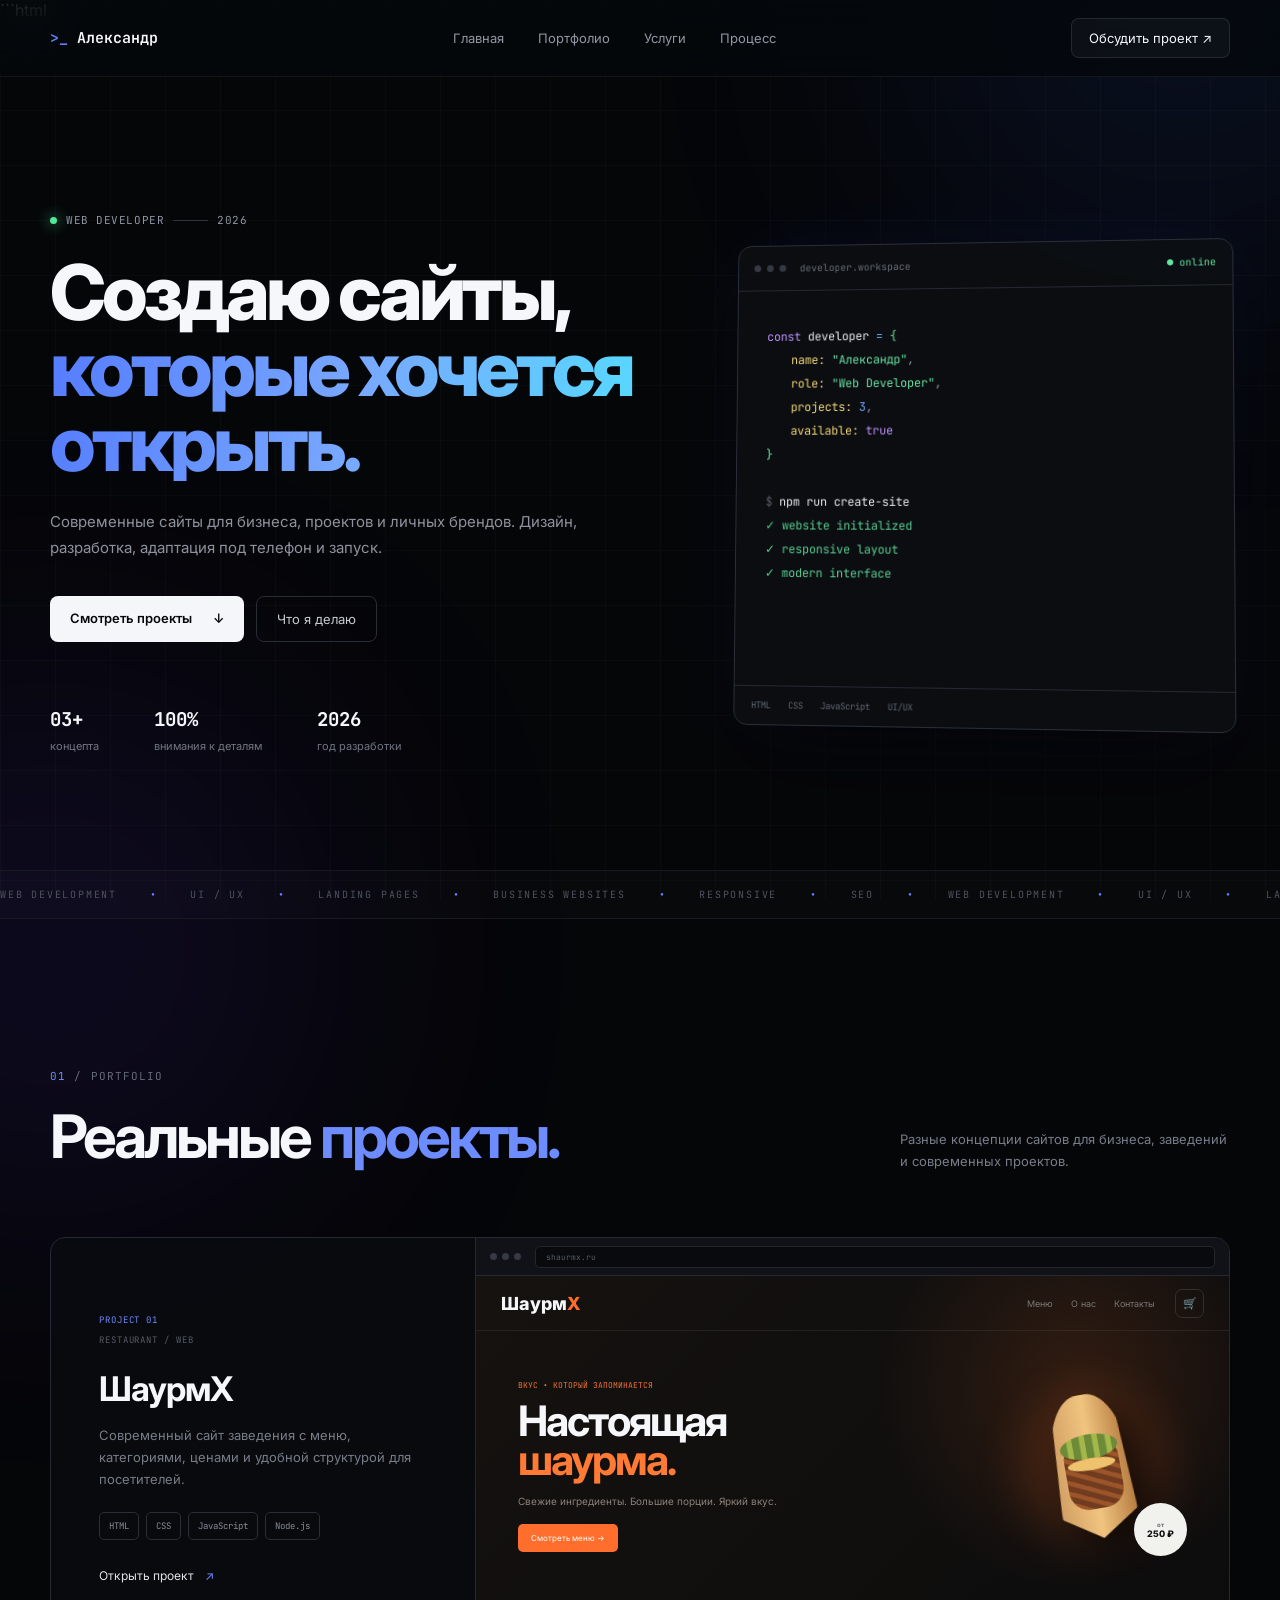
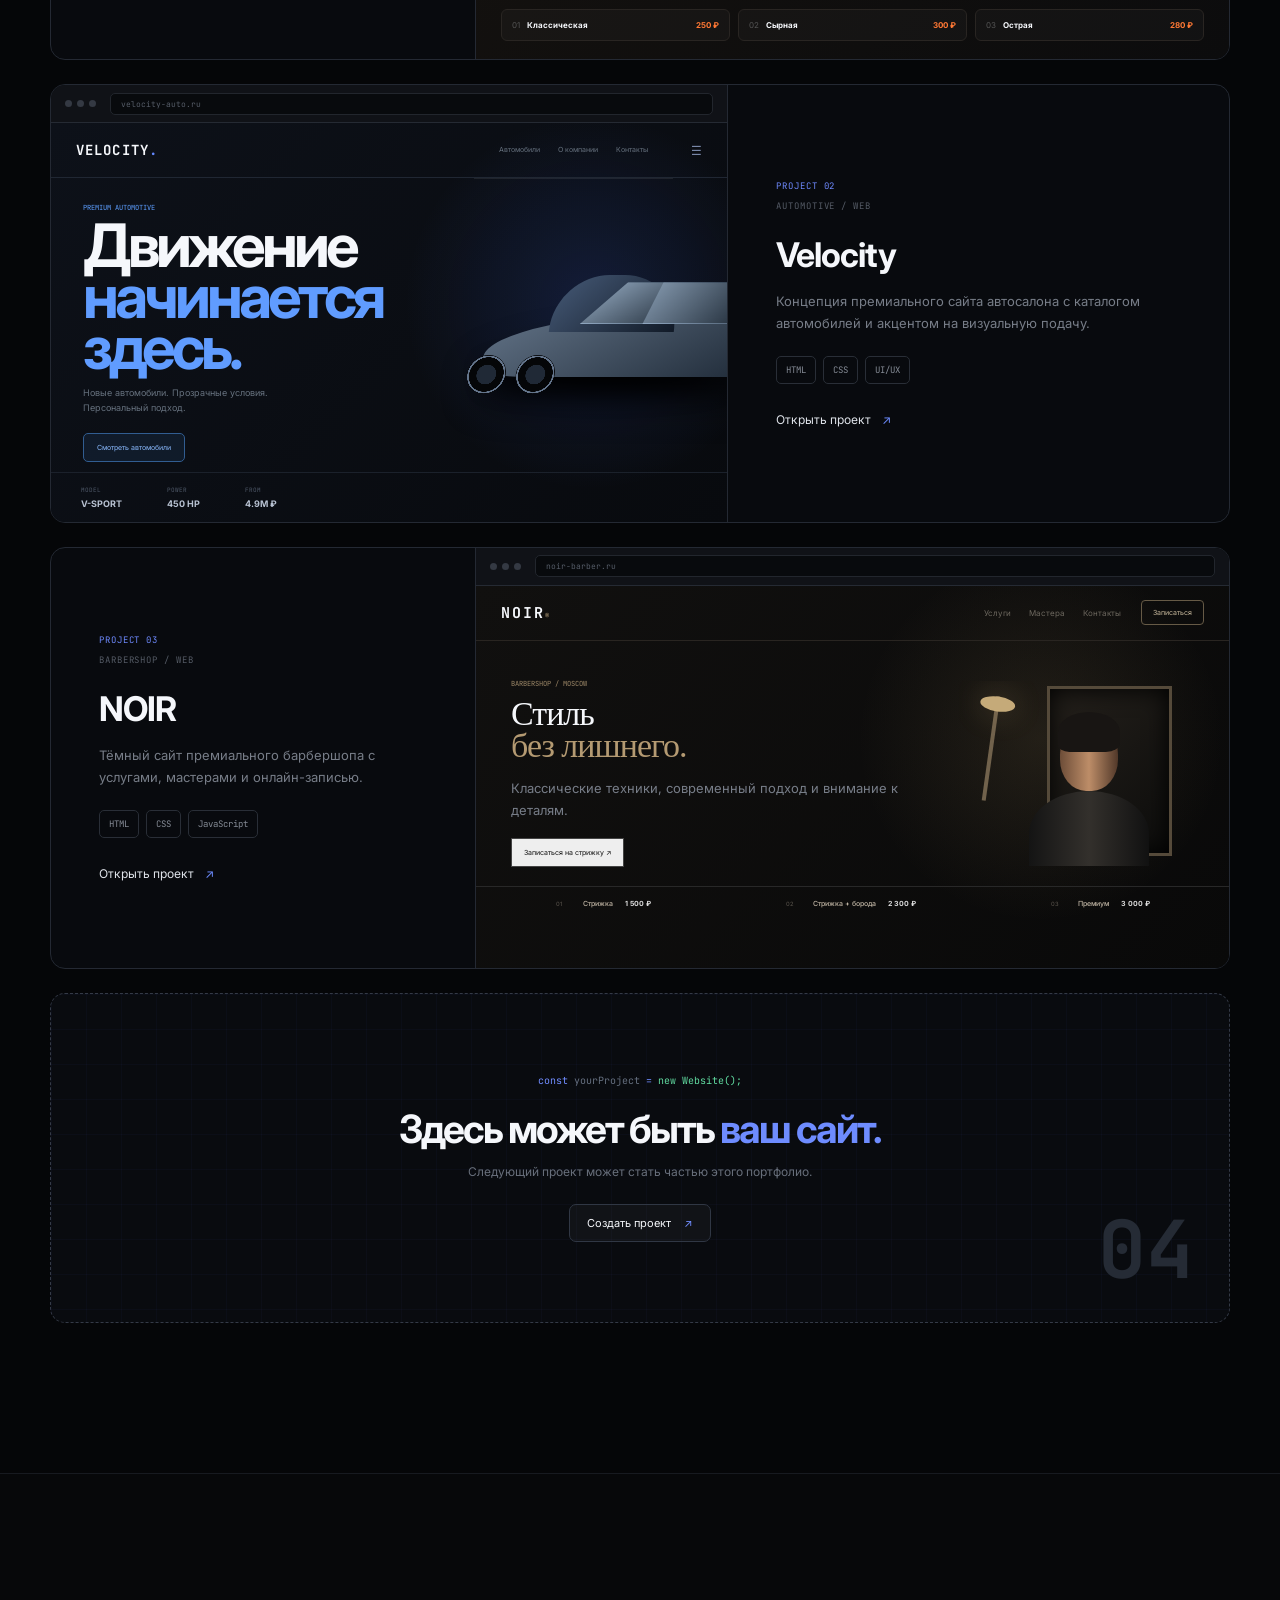
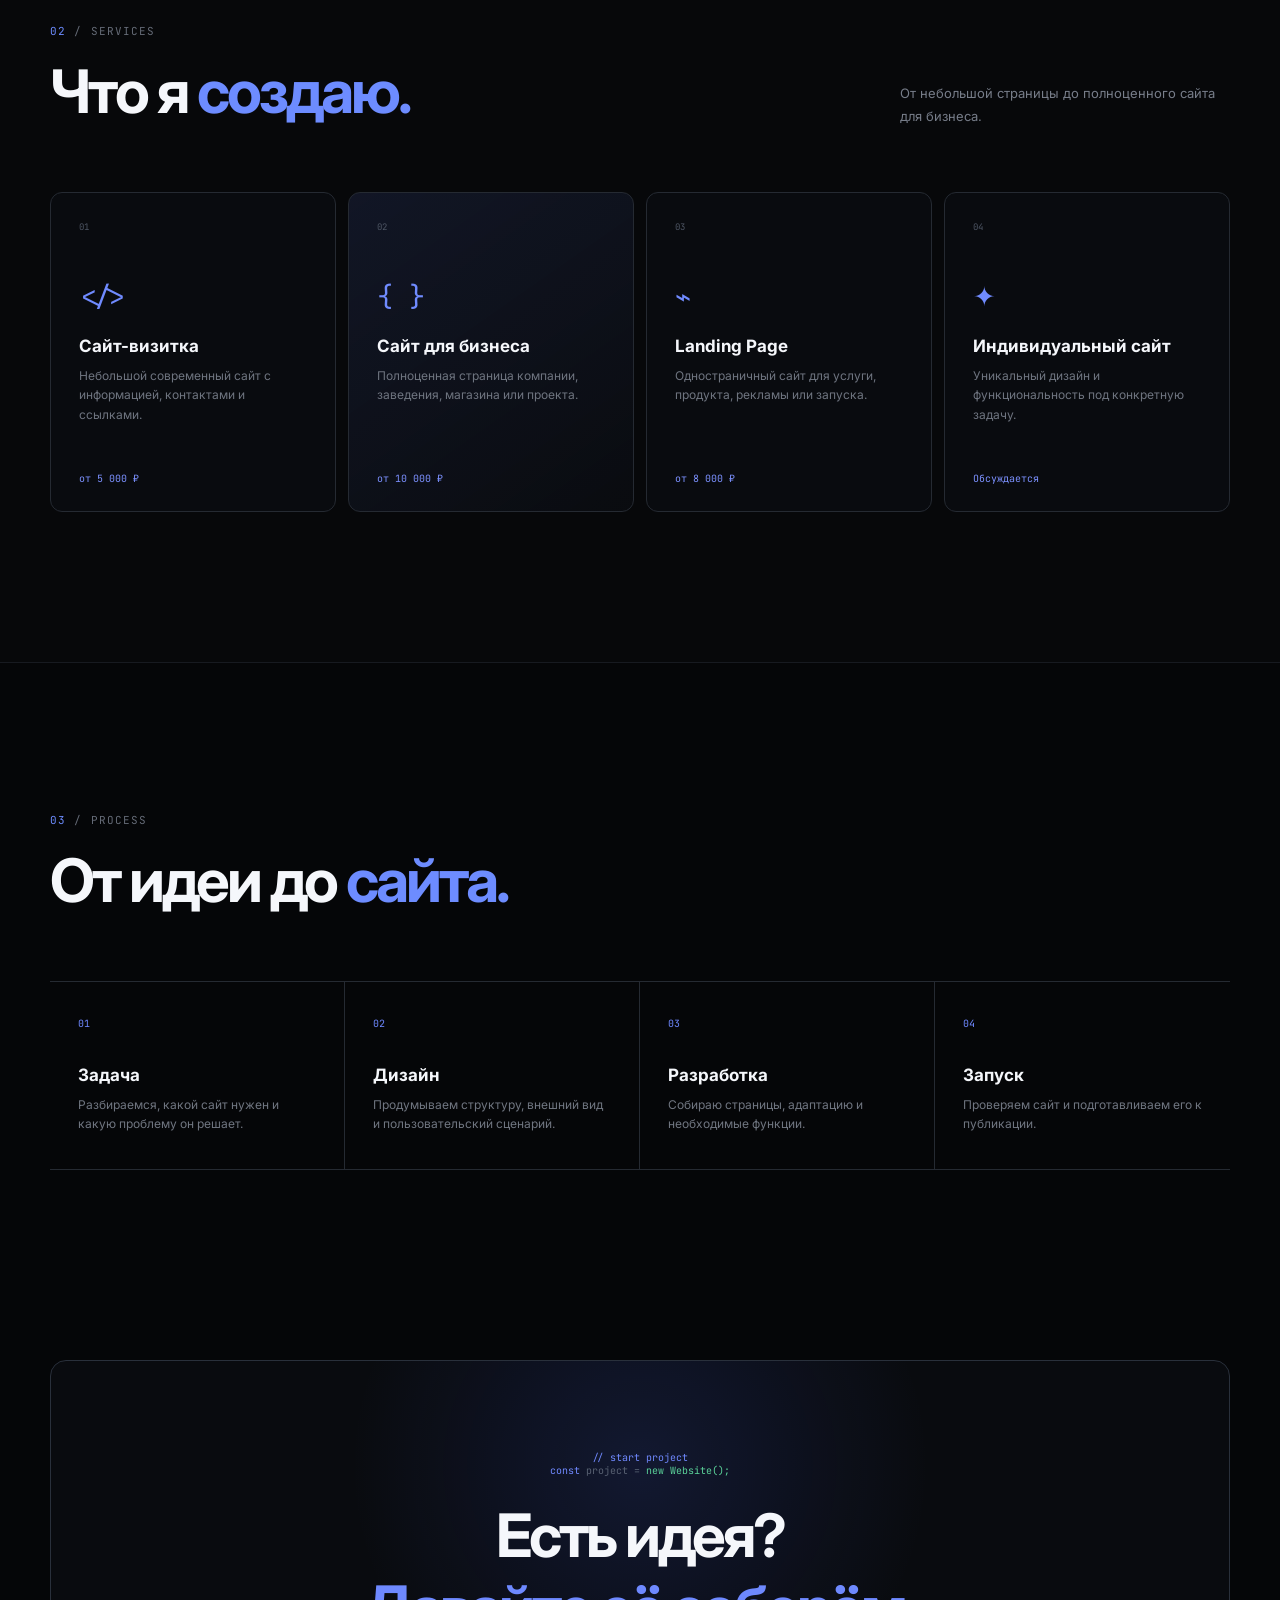
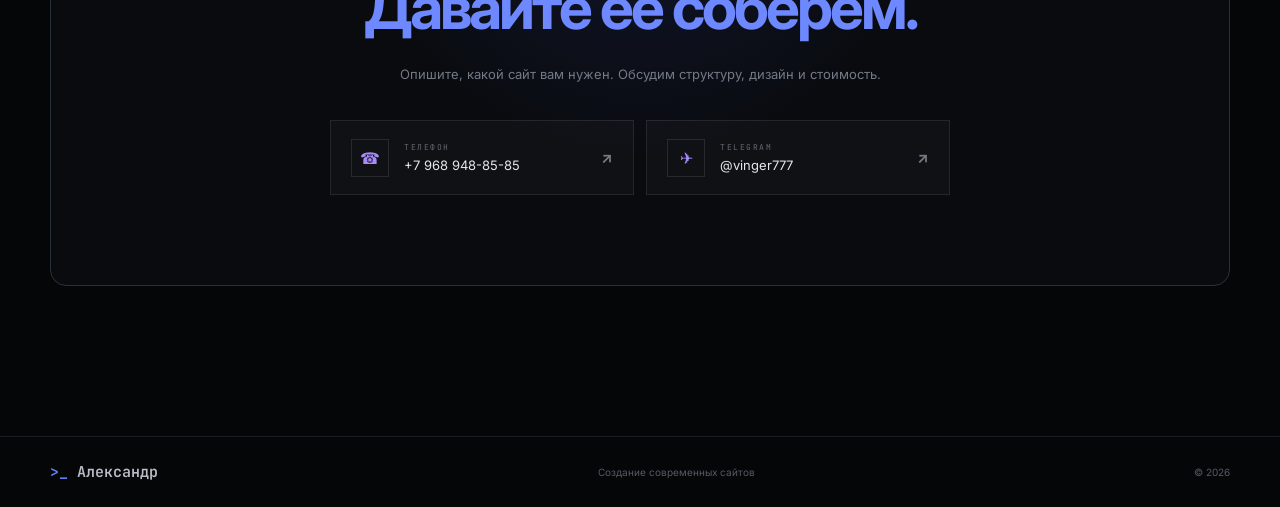
<file: index.html>
```html
<!DOCTYPE html>
<html lang="ru">
<head>

<script async src="https://www.googletagmanager.com/gtag/js?id=G-C9GZ00JPPE"></script>
<script>
  window.dataLayer = window.dataLayer || [];
  function gtag(){dataLayer.push(arguments);}
  gtag('js', new Date());

  gtag('config', 'G-C9GZ00JPPE');
</script>

    <meta charset="UTF-8">
    <meta name="viewport" content="width=device-width, initial-scale=1.0">

    <title>Александр — создание современных сайтов</title>

    <meta name="description" content="Александр — создание современных сайтов, лендингов и сайтов для бизнеса.">

    <link rel="preconnect" href="https://fonts.googleapis.com">
    <link rel="preconnect" href="https://fonts.gstatic.com" crossorigin>

    <link href="https://fonts.googleapis.com/css2?family=Inter:wght@400;500;600;700;800&family=JetBrains+Mono:wght@400;500;600&display=swap" rel="stylesheet">

    <link rel="stylesheet" href="style.css">
</head>

<body>

<div class="background-grid"></div>
<div class="glow glow-one"></div>
<div class="glow glow-two"></div>

<header class="header">
    <div class="container header-inner">

        <a href="#home" class="logo">
            <span>&gt;_</span> Александр
        </a>

        <nav class="nav">
            <a href="#home">Главная</a>
            <a href="#portfolio">Портфолио</a>
            <a href="#services">Услуги</a>
            <a href="#process">Процесс</a>
        </nav>

        <a href="#contact" class="header-button">
            Обсудить проект <span>↗</span>
        </a>

    </div>
</header>

<main>

<section class="hero" id="home">

    <div class="container hero-grid">

        <div class="hero-content">

            <div class="status">
                <span class="status-dot"></span>
                WEB DEVELOPER
                <span class="status-line"></span>
                2026
            </div>

            <h1>
                Создаю сайты,
                <span>которые хочется открыть.</span>
            </h1>

            <p class="hero-description">
                Современные сайты для бизнеса, проектов и личных брендов.
                Дизайн, разработка, адаптация под телефон и запуск.
            </p>

            <div class="hero-buttons">
                <a href="#portfolio" class="button button-primary">
                    Смотреть проекты <span>↓</span>
                </a>

                <a href="#services" class="button button-secondary">
                    Что я делаю
                </a>
            </div>

            <div class="stats">
                <div class="stat">
                    <strong>03+</strong>
                    <span>концепта</span>
                </div>

                <div class="stat">
                    <strong>100%</strong>
                    <span>внимания к деталям</span>
                </div>

                <div class="stat">
                    <strong>2026</strong>
                    <span>год разработки</span>
                </div>
            </div>

        </div>

        <div class="developer-window">

            <div class="window-top">

                <div class="window-dots">
                    <i></i>
                    <i></i>
                    <i></i>
                </div>

                <span>developer.workspace</span>

                <span class="window-status">● online</span>

            </div>

            <div class="terminal">

                <div class="terminal-line">
                    <span class="purple">const</span>
                    <span class="white"> developer</span>
                    <span class="blue"> = </span>
                    <span class="green">{</span>
                </div>

                <div class="terminal-line indent">
                    <span class="yellow">name:</span>
                    <span class="green"> "Александр"</span>,
                </div>

                <div class="terminal-line indent">
                    <span class="yellow">role:</span>
                    <span class="green"> "Web Developer"</span>,
                </div>

                <div class="terminal-line indent">
                    <span class="yellow">projects:</span>
                    <span class="blue"> 3</span>,
                </div>

                <div class="terminal-line indent">
                    <span class="yellow">available:</span>
                    <span class="purple"> true</span>
                </div>

                <div class="terminal-line">
                    <span class="green">}</span>
                </div>

                <br>

                <div class="terminal-line">
                    <span class="gray">$</span>
                    <span class="white"> npm run create-site</span>
                </div>

                <div class="terminal-line success">
                    ✓ website initialized
                </div>

                <div class="terminal-line success">
                    ✓ responsive layout
                </div>

                <div class="terminal-line success">
                    ✓ modern interface
                </div>

                <div class="cursor"></div>

            </div>

            <div class="window-footer">
                <span>HTML</span>
                <span>CSS</span>
                <span>JavaScript</span>
                <span>UI/UX</span>
            </div>

        </div>

    </div>

</section>


<div class="tech-line">

    <div class="tech-track">
        WEB DEVELOPMENT <b>•</b>
        UI / UX <b>•</b>
        LANDING PAGES <b>•</b>
        BUSINESS WEBSITES <b>•</b>
        RESPONSIVE <b>•</b>
        SEO <b>•</b>
        WEB DEVELOPMENT <b>•</b>
        UI / UX <b>•</b>
        LANDING PAGES
    </div>

</div>


<section class="section portfolio-section" id="portfolio">

    <div class="container">

        <div class="section-heading">

            <div>
                <div class="eyebrow">
                    <span>01</span> / PORTFOLIO
                </div>

                <h2>
                    Реальные <span>проекты.</span>
                </h2>
            </div>

            <p>
                Разные концепции сайтов для бизнеса,
                заведений и современных проектов.
            </p>

        </div>


        <div class="projects">


            <!-- PROJECT 1 -->

            <article class="project project-large">

                <div class="project-info">

                    <div class="project-number">
                        PROJECT 01
                    </div>

                    <div class="project-type">
                        RESTAURANT / WEB
                    </div>

                    <h3>ШаурмХ</h3>

                    <p>
                        Современный сайт заведения с меню,
                        категориями, ценами и удобной структурой
                        для посетителей.
                    </p>

                    <div class="project-tags">
                        <span>HTML</span>
                        <span>CSS</span>
                        <span>JavaScript</span>
                        <span>Node.js</span>
                    </div>

                    <a href="#" class="project-link">
                        Открыть проект <span>↗</span>
                    </a>

                </div>


                <div class="project-preview restaurant-preview">

                    <div class="mock-browser">

                        <div class="mock-top">
                            <div class="mock-dots">
                                <i></i><i></i><i></i>
                            </div>

                            <div class="mock-url">
                                shaurmx.ru
                            </div>
                        </div>


                        <div class="restaurant-site">

                            <div class="restaurant-header">

                                <div class="restaurant-logo">
                                    Шаурм<span>Х</span>
                                </div>

                                <div class="restaurant-nav">
                                    <span>Меню</span>
                                    <span>О нас</span>
                                    <span>Контакты</span>
                                </div>

                                <div class="cart-mini">
                                    🛒
                                </div>

                            </div>


                            <div class="restaurant-main">

                                <div class="restaurant-copy">

                                    <small>
                                        ВКУС • КОТОРЫЙ ЗАПОМИНАЕТСЯ
                                    </small>

                                    <h4>
                                        Настоящая<br>
                                        <span>шаурма.</span>
                                    </h4>

                                    <p>
                                        Свежие ингредиенты.
                                        Большие порции.
                                        Яркий вкус.
                                    </p>

                                    <button>
                                        Смотреть меню →
                                    </button>

                                </div>


                                <div class="shawarma-art">

                                    <div class="shawarma-glow"></div>

                                    <div class="shawarma">
                                        <div class="lavash"></div>
                                        <div class="meat"></div>
                                        <div class="salad"></div>
                                        <div class="sauce"></div>
                                    </div>

                                    <div class="price-badge">
                                        <small>от</small>
                                        250 ₽
                                    </div>

                                </div>

                            </div>


                            <div class="food-cards">

                                <div>
                                    <span>01</span>
                                    <strong>Классическая</strong>
                                    <b>250 ₽</b>
                                </div>

                                <div>
                                    <span>02</span>
                                    <strong>Сырная</strong>
                                    <b>300 ₽</b>
                                </div>

                                <div>
                                    <span>03</span>
                                    <strong>Острая</strong>
                                    <b>280 ₽</b>
                                </div>

                            </div>

                        </div>

                    </div>

                </div>

            </article>


            <!-- PROJECT 2 -->

            <article class="project project-second">

                <div class="project-preview car-preview">

                    <div class="mock-browser">

                        <div class="mock-top">

                            <div class="mock-dots">
                                <i></i><i></i><i></i>
                            </div>

                            <div class="mock-url">
                                velocity-auto.ru
                            </div>

                        </div>


                        <div class="car-site">

                            <div class="car-header">

                                <div class="car-logo">
                                    VELOCITY<span>.</span>
                                </div>

                                <div class="car-nav">
                                    <span>Автомобили</span>
                                    <span>О компании</span>
                                    <span>Контакты</span>
                                </div>

                                <div class="car-menu">
                                    ☰
                                </div>

                            </div>


                            <div class="car-hero">

                                <div class="car-copy">

                                    <small>
                                        PREMIUM AUTOMOTIVE
                                    </small>

                                    <h4>
                                        Движение<br>
                                        <span>начинается здесь.</span>
                                    </h4>

                                    <p>
                                        Новые автомобили.
                                        Прозрачные условия.
                                        Персональный подход.
                                    </p>

                                    <button>
                                        Смотреть автомобили
                                    </button>

                                </div>


                                <div class="car-art">

                                    <div class="car-shadow"></div>

                                    <div class="car-body">

                                        <div class="car-roof"></div>

                                        <div class="car-window window-one"></div>
                                        <div class="car-window window-two"></div>

                                        <div class="car-wheel wheel-one"></div>
                                        <div class="car-wheel wheel-two"></div>

                                        <div class="car-light"></div>

                                    </div>

                                </div>

                            </div>


                            <div class="car-bottom">

                                <div>
                                    <small>MODEL</small>
                                    <strong>V-SPORT</strong>
                                </div>

                                <div>
                                    <small>POWER</small>
                                    <strong>450 HP</strong>
                                </div>

                                <div>
                                    <small>FROM</small>
                                    <strong>4.9M ₽</strong>
                                </div>

                            </div>

                        </div>

                    </div>

                </div>


                <div class="project-info">

                    <div class="project-number">
                        PROJECT 02
                    </div>

                    <div class="project-type">
                        AUTOMOTIVE / WEB
                    </div>

                    <h3>Velocity</h3>

                    <p>
                        Концепция премиального сайта автосалона
                        с каталогом автомобилей и акцентом
                        на визуальную подачу.
                    </p>

                    <div class="project-tags">
                        <span>HTML</span>
                        <span>CSS</span>
                        <span>UI/UX</span>
                    </div>

                    <a href="#" class="project-link">
                        Открыть проект <span>↗</span>
                    </a>

                </div>

            </article>


            <!-- PROJECT 3 -->

            <article class="project project-large">

                <div class="project-info">

                    <div class="project-number">
                        PROJECT 03
                    </div>

                    <div class="project-type">
                        BARBERSHOP / WEB
                    </div>

                    <h3>NOIR</h3>

                    <p>
                        Тёмный сайт премиального барбершопа
                        с услугами, мастерами и онлайн-записью.
                    </p>

                    <div class="project-tags">
                        <span>HTML</span>
                        <span>CSS</span>
                        <span>JavaScript</span>
                    </div>

                    <a href="#" class="project-link">
                        Открыть проект <span>↗</span>
                    </a>

                </div>


                <div class="project-preview barber-preview">

                    <div class="mock-browser">

                        <div class="mock-top">

                            <div class="mock-dots">
                                <i></i><i></i><i></i>
                            </div>

                            <div class="mock-url">
                                noir-barber.ru
                            </div>

                        </div>


                        <div class="barber-site">

                            <div class="barber-header">

                                <div class="barber-logo">
                                    NOIR<span>®</span>
                                </div>

                                <div class="barber-nav">
                                    <span>Услуги</span>
                                    <span>Мастера</span>
                                    <span>Контакты</span>
                                </div>

                                <button>
                                    Записаться
                                </button>

                            </div>


                            <div class="barber-hero">

                                <div class="barber-copy">

                                    <small>
                                        BARBERSHOP / MOSCOW
                                    </small>

                                    <h4>
                                        Стиль<br>
                                        <span>без лишнего.</span>
                                    </h4>

                                    <p>
                                        Классические техники,
                                        современный подход
                                        и внимание к деталям.
                                    </p>

                                    <div class="barber-button">
                                        Записаться на стрижку ↗
                                    </div>

                                </div>


                                <div class="barber-art">

                                    <div class="mirror"></div>

                                    <div class="person-head"></div>
                                    <div class="person-hair"></div>
                                    <div class="person-body"></div>

                                    <div class="lamp"></div>

                                </div>

                            </div>


                            <div class="barber-services">

                                <div>
                                    <small>01</small>
                                    <strong>Стрижка</strong>
                                    <b>1 500 ₽</b>
                                </div>

                                <div>
                                    <small>02</small>
                                    <strong>Стрижка + борода</strong>
                                    <b>2 300 ₽</b>
                                </div>

                                <div>
                                    <small>03</small>
                                    <strong>Премиум</strong>
                                    <b>3 000 ₽</b>
                                </div>

                            </div>

                        </div>

                    </div>

                </div>

            </article>


            <!-- FUTURE -->

            <article class="future-project">

                <div class="future-grid"></div>

                <div class="future-content">

                    <div class="future-code">
                        <span>const</span> yourProject
                        <span>=</span>
                        <b>new Website();</b>
                    </div>

                    <h3>
                        Здесь может быть
                        <span>ваш сайт.</span>
                    </h3>

                    <p>
                        Следующий проект может стать частью этого портфолио.
                    </p>

                    <a href="#contact" class="future-button">
                        Создать проект <span>↗</span>
                    </a>

                </div>

                <div class="future-number">
                    04
                </div>

            </article>

        </div>

    </div>

</section>


<section class="section services-section" id="services">

    <div class="container">

        <div class="section-heading">

            <div>

                <div class="eyebrow">
                    <span>02</span> / SERVICES
                </div>

                <h2>
                    Что я <span>создаю.</span>
                </h2>

            </div>

            <p>
                От небольшой страницы до полноценного сайта
                для бизнеса.
            </p>

        </div>


        <div class="services-grid">

            <div class="service-card">
                <div class="service-number">01</div>
                <div class="service-icon">&lt;/&gt;</div>
                <h3>Сайт-визитка</h3>
                <p>
                    Небольшой современный сайт с информацией,
                    контактами и ссылками.
                </p>
                <div class="service-price">от 5 000 ₽</div>
            </div>


            <div class="service-card featured-service">
                <div class="service-number">02</div>
                <div class="service-icon">{ }</div>
                <h3>Сайт для бизнеса</h3>
                <p>
                    Полноценная страница компании, заведения,
                    магазина или проекта.
                </p>
                <div class="service-price">от 10 000 ₽</div>
            </div>


            <div class="service-card">
                <div class="service-number">03</div>
                <div class="service-icon">⌁</div>
                <h3>Landing Page</h3>
                <p>
                    Одностраничный сайт для услуги, продукта,
                    рекламы или запуска.
                </p>
                <div class="service-price">от 8 000 ₽</div>
            </div>


            <div class="service-card">
                <div class="service-number">04</div>
                <div class="service-icon">✦</div>
                <h3>Индивидуальный сайт</h3>
                <p>
                    Уникальный дизайн и функциональность
                    под конкретную задачу.
                </p>
                <div class="service-price">Обсуждается</div>
            </div>

        </div>

    </div>

</section>


<section class="section process-section" id="process">

    <div class="container">

        <div class="section-heading">

            <div>

                <div class="eyebrow">
                    <span>03</span> / PROCESS
                </div>

                <h2>
                    От идеи до <span>сайта.</span>
                </h2>

            </div>

        </div>


        <div class="process-grid">

            <div class="process-item">
                <span>01</span>
                <div>
                    <h3>Задача</h3>
                    <p>
                        Разбираемся, какой сайт нужен
                        и какую проблему он решает.
                    </p>
                </div>
            </div>

            <div class="process-item">
                <span>02</span>
                <div>
                    <h3>Дизайн</h3>
                    <p>
                        Продумываем структуру, внешний вид
                        и пользовательский сценарий.
                    </p>
                </div>
            </div>

            <div class="process-item">
                <span>03</span>
                <div>
                    <h3>Разработка</h3>
                    <p>
                        Собираю страницы, адаптацию
                        и необходимые функции.
                    </p>
                </div>
            </div>

            <div class="process-item">
                <span>04</span>
                <div>
                    <h3>Запуск</h3>
                    <p>
                        Проверяем сайт и подготавливаем
                        его к публикации.
                    </p>
                </div>
            </div>

        </div>

    </div>

</section>


<section class="contact-section" id="contact">

    <div class="container">

        <div class="contact-box">

            <div class="contact-code">
                <span>// start project</span><br>
                <span>const</span> project =
                <b>new Website();</b>
            </div>

            <h2>
                Есть идея?
                <span>Давайте её соберём.</span>
            </h2>

            <p>
                Опишите, какой сайт вам нужен.
                Обсудим структуру, дизайн и стоимость.
            </p>


            <div class="contact-links">

                <a href="tel:+79689488585" class="contact-button phone-button">

                    <span class="contact-button-icon">☎</span>

                    <span>
                        <small>ТЕЛЕФОН</small>
                        +7 968 948-85-85
                    </span>

                    <b>↗</b>

                </a>


                <a href="https://t.me/vinger777"
                   target="_blank"
                   rel="noopener noreferrer"
                   class="contact-button telegram-button">

                    <span class="contact-button-icon">✈</span>

                    <span>
                        <small>TELEGRAM</small>
                        @vinger777
                    </span>

                    <b>↗</b>

                </a>

            </div>

        </div>

    </div>

</section>

</main>


<footer class="footer">

    <div class="container footer-inner">

        <div class="logo">
            <span>&gt;_</span> Александр
        </div>

        <div>
            Создание современных сайтов
        </div>

        <div>
            © 2026
        </div>

    </div>

</footer>


<script src="script.js"></script>

</body>
</html>
</file>
<file: style.css>
* {
    margin: 0;
    padding: 0;
    box-sizing: border-box;
}

html {
    scroll-behavior: smooth;
}

body {
    background: #050608;
    color: #f5f7fb;
    font-family: "Inter", sans-serif;
    overflow-x: hidden;
}

a {
    color: inherit;
    text-decoration: none;
}

button {
    font-family: inherit;
}

.container {
    width: min(1180px, calc(100% - 40px));
    margin: 0 auto;
}


/* BACKGROUND */

.background-grid {
    position: fixed;
    inset: 0;
    z-index: -5;

    background-image:
        linear-gradient(rgba(255,255,255,.025) 1px, transparent 1px),
        linear-gradient(90deg, rgba(255,255,255,.025) 1px, transparent 1px);

    background-size: 55px 55px;
}

.glow {
    position: fixed;
    width: 500px;
    height: 500px;
    border-radius: 50%;
    filter: blur(140px);
    pointer-events: none;
    z-index: -4;
    opacity: .13;
}

.glow-one {
    background: #3d6cff;
    top: -250px;
    right: -150px;
}

.glow-two {
    background: #6d36ff;
    bottom: -300px;
    left: -200px;
}


/* HEADER */

.header {
    position: fixed;
    top: 0;
    left: 0;
    width: 100%;
    z-index: 100;
    border-bottom: 1px solid rgba(255,255,255,.06);
    background: rgba(5,6,8,.78);
    backdrop-filter: blur(20px);
}

.header-inner {
    height: 76px;
    display: flex;
    align-items: center;
    justify-content: space-between;
}

.logo {
    font-family: "JetBrains Mono", monospace;
    font-size: 15px;
    font-weight: 600;
}

.logo span {
    color: #6285ff;
}

.nav {
    display: flex;
    gap: 34px;
}

.nav a {
    color: #9297a3;
    font-size: 13px;
    transition: .25s;
}

.nav a:hover {
    color: white;
}

.header-button {
    padding: 11px 17px;
    border: 1px solid rgba(255,255,255,.1);
    border-radius: 8px;
    font-size: 13px;
    background: rgba(255,255,255,.035);
    transition: .25s;
}

.header-button:hover {
    border-color: rgba(100,130,255,.6);
    background: rgba(100,130,255,.08);
}


/* HERO */

.hero {
    min-height: 850px;
    padding-top: 76px;
    display: flex;
    align-items: center;
}

.hero-grid {
    display: grid;
    grid-template-columns: 1.1fr .9fr;
    gap: 70px;
    align-items: center;
}

.status {
    display: flex;
    align-items: center;
    gap: 9px;
    font-family: "JetBrains Mono", monospace;
    font-size: 11px;
    color: #8f95a3;
    letter-spacing: .05em;
    margin-bottom: 28px;
}

.status-dot {
    width: 7px;
    height: 7px;
    border-radius: 50%;
    background: #50e99a;
    box-shadow: 0 0 14px #50e99a;
}

.status-line {
    width: 35px;
    height: 1px;
    background: #30343c;
}

.hero h1 {
    max-width: 700px;
    font-size: clamp(50px, 6vw, 82px);
    line-height: .98;
    letter-spacing: -4px;
    font-weight: 800;
}

.hero h1 span {
    display: block;
    background: linear-gradient(100deg,#557cff,#78a8ff,#53dfff);
    background-clip: text;
    -webkit-background-clip: text;
    color: transparent;
    -webkit-text-fill-color: transparent;
}

.hero-description {
    max-width: 560px;
    margin-top: 28px;
    color: #8d929d;
    line-height: 1.75;
    font-size: 15px;
}

.hero-buttons {
    display: flex;
    gap: 12px;
    margin-top: 34px;
}

.button {
    padding: 14px 20px;
    border-radius: 8px;
    font-size: 13px;
    transition: .25s;
}

.button-primary {
    background: #f4f6fa;
    color: #07080a;
    font-weight: 600;
}

.button-primary:hover {
    transform: translateY(-2px);
}

.button-primary span {
    margin-left: 18px;
}

.button-secondary {
    border: 1px solid #292d35;
    color: #c6c9d0;
}

.button-secondary:hover {
    border-color: #555b67;
}

.stats {
    display: flex;
    gap: 55px;
    margin-top: 65px;
}

.stat {
    display: flex;
    flex-direction: column;
    gap: 7px;
}

.stat strong {
    font-family: "JetBrains Mono", monospace;
    font-size: 19px;
}

.stat span {
    color: #707580;
    font-size: 11px;
}


/* DEVELOPER WINDOW */

.developer-window {
    border: 1px solid #292e38;
    background: rgba(12,14,18,.88);
    border-radius: 14px;
    overflow: hidden;
    box-shadow:
        0 40px 100px rgba(0,0,0,.5),
        0 0 80px rgba(68,99,255,.08);
    transform: perspective(1000px) rotateY(-4deg) rotateX(2deg);
}

.window-top {
    height: 46px;
    padding: 0 16px;
    display: flex;
    align-items: center;
    gap: 14px;
    border-bottom: 1px solid #242831;
    color: #666d79;
    font-family: "JetBrains Mono", monospace;
    font-size: 10px;
}

.window-dots,
.mock-dots {
    display: flex;
    gap: 6px;
}

.window-dots i,
.mock-dots i {
    width: 7px;
    height: 7px;
    border-radius: 50%;
    background: #343943;
}

.window-status {
    margin-left: auto;
    color: #5fe7a1;
}

.terminal {
    padding: 35px 30px 45px;
    min-height: 400px;
    font-family: "JetBrains Mono", monospace;
    font-size: 12px;
    line-height: 2;
}

.terminal-line {
    color: #8b91a0;
}

.indent {
    padding-left: 25px;
}

.purple { color: #bd91ff; }
.blue { color: #75a8ff; }
.green { color: #69e3a4; }
.yellow { color: #f3d779; }
.white { color: #e9ecf1; }
.gray { color: #555b66; }
.success { color: #58ce93; }

.cursor {
    width: 7px;
    height: 15px;
    background: #6687ff;
    display: inline-block;
    margin-top: 7px;
    animation: blink 1s infinite;
}

@keyframes blink {
    50% { opacity: 0; }
}

.window-footer {
    border-top: 1px solid #242831;
    padding: 13px 17px;
    display: flex;
    gap: 18px;
    font-family: "JetBrains Mono", monospace;
    font-size: 9px;
    color: #606773;
}


/* TECH */

.tech-line {
    overflow: hidden;
    border-top: 1px solid #171a20;
    border-bottom: 1px solid #171a20;
    padding: 17px 0;
    background: rgba(255,255,255,.015);
}

.tech-track {
    width: max-content;
    font-family: "JetBrains Mono", monospace;
    color: #4d535e;
    font-size: 10px;
    letter-spacing: .18em;
    animation: move 25s linear infinite;
}

.tech-track b {
    color: #667fff;
    margin: 0 25px;
}

@keyframes move {
    from { transform: translateX(0); }
    to { transform: translateX(-30%); }
}


/* SECTIONS */

.section {
    padding: 150px 0;
}

.section-heading {
    display: flex;
    justify-content: space-between;
    align-items: end;
    margin-bottom: 65px;
}

.eyebrow {
    font-family: "JetBrains Mono", monospace;
    color: #656b77;
    font-size: 11px;
    letter-spacing: .1em;
    margin-bottom: 17px;
}

.eyebrow span {
    color: #6d8cff;
}

.section-heading h2 {
    font-size: clamp(38px, 5vw, 60px);
    letter-spacing: -3px;
}

.section-heading h2 span {
    color: #6d8cff;
}

.section-heading > p {
    max-width: 330px;
    color: #777d89;
    line-height: 1.7;
    font-size: 13px;
}


/* PROJECTS */

.projects {
    display: flex;
    flex-direction: column;
    gap: 24px;
}

.project {
    border: 1px solid #242933;
    border-radius: 15px;
    background: rgba(10,12,16,.75);
    overflow: hidden;
    display: grid;
    transition: .35s;
}

.project:hover {
    border-color: #3b4352;
    transform: translateY(-4px);
}

.project-large {
    grid-template-columns: .72fr 1.28fr;
}

.project-second {
    grid-template-columns: 1.15fr .85fr;
}

.project-info {
    padding: 48px;
    display: flex;
    flex-direction: column;
    justify-content: center;
}

.project-number,
.project-type {
    font-family: "JetBrains Mono", monospace;
    font-size: 9px;
    letter-spacing: .1em;
}

.project-number {
    color: #6f8aff;
}

.project-type {
    color: #555b66;
    margin-top: 8px;
}

.project h3 {
    font-size: 34px;
    margin-top: 22px;
    letter-spacing: -1px;
}

.project p {
    color: #777d88;
    line-height: 1.7;
    font-size: 13px;
    margin-top: 15px;
    max-width: 400px;
}

.project-tags {
    display: flex;
    flex-wrap: wrap;
    gap: 7px;
    margin-top: 22px;
}

.project-tags span {
    border: 1px solid #292e37;
    padding: 7px 9px;
    border-radius: 5px;
    color: #858b96;
    font-family: "JetBrains Mono", monospace;
    font-size: 9px;
}

.project-link {
    margin-top: 28px;
    font-size: 12px;
    color: #dfe3ea;
}

.project-link span {
    color: #6d8cff;
    margin-left: 8px;
}


/* MOCK BROWSER */

.project-preview {
    min-height: 420px;
    background: #0b0d11;
}

.project-large .project-preview {
    border-left: 1px solid #242933;
}

.project-second .project-preview {
    border-right: 1px solid #242933;
}

.mock-browser {
    height: 100%;
    min-height: 420px;
    background: #0c0e12;
}

.mock-top {
    height: 38px;
    display: flex;
    align-items: center;
    gap: 14px;
    padding: 0 14px;
    border-bottom: 1px solid #252a33;
    background: #101217;
}

.mock-dots {
    gap: 5px;
}

.mock-url {
    flex: 1;
    background: #080a0d;
    border: 1px solid #22262d;
    border-radius: 5px;
    color: #555c67;
    padding: 5px 10px;
    font-family: "JetBrains Mono", monospace;
    font-size: 8px;
}


/* RESTAURANT */

.restaurant-site {
    min-height: 382px;
    background:
        radial-gradient(circle at 80% 30%, rgba(255,112,40,.15), transparent 30%),
        linear-gradient(135deg,#15120f,#0c0c0d);
}

.restaurant-header {
    height: 55px;
    padding: 0 25px;
    display: flex;
    align-items: center;
    border-bottom: 1px solid rgba(255,255,255,.07);
}

.restaurant-logo {
    font-size: 18px;
    font-weight: 800;
}

.restaurant-logo span {
    color: #ff6d2c;
}

.restaurant-nav {
    margin-left: auto;
    margin-right: 20px;
    display: flex;
    gap: 18px;
    color: #777;
    font-size: 9px;
}

.cart-mini {
    width: 29px;
    height: 29px;
    display: grid;
    place-items: center;
    border: 1px solid #34302c;
    border-radius: 7px;
    font-size: 11px;
}

.restaurant-main {
    display: flex;
    min-height: 235px;
    align-items: center;
    justify-content: space-between;
    padding: 25px 38px 10px;
}

.restaurant-copy small {
    color: #ff7432;
    font-family: "JetBrains Mono", monospace;
    font-size: 7px;
}

.restaurant-copy h4 {
    font-size: 32px;
    line-height: .95;
    margin-top: 10px;
    letter-spacing: -1.5px;
}

.restaurant-copy h4 span {
    color: #ff7130;
}

.restaurant-copy p {
    max-width: 220px;
    color: #777;
    font-size: 9px;
    line-height: 1.5;
    margin-top: 12px;
}

.restaurant-copy button {
    margin-top: 14px;
    border: 0;
    border-radius: 5px;
    background: #ff6e2c;
    color: white;
    padding: 9px 13px;
    font-size: 8px;
}

.shawarma-art {
    width: 190px;
    height: 190px;
    position: relative;
    display: grid;
    place-items: center;
}

.shawarma-glow {
    position: absolute;
    width: 155px;
    height: 155px;
    border-radius: 50%;
    background: rgba(255,106,36,.13);
    filter: blur(20px);
}

.shawarma {
    position: relative;
    width: 76px;
    height: 145px;
    transform: rotate(-10deg);
    filter: drop-shadow(15px 20px 18px rgba(0,0,0,.65));
    z-index: 2;
}

.lavash {
    position: absolute;
    inset: 0;
    border-radius: 45% 45% 22% 22%;
    background: linear-gradient(90deg,#d3a064,#f0c47f,#b77d42);
    clip-path: polygon(10% 0,90% 0,100% 83%,50% 100%,0 83%);
}

.meat {
    position: absolute;
    width: 55px;
    height: 70px;
    left: 11px;
    top: 45px;
    border-radius: 20px;
    background:
        repeating-linear-gradient(25deg,#713b20 0 5px,#9b5528 6px 10px);
}

.salad {
    position: absolute;
    width: 58px;
    height: 25px;
    left: 9px;
    top: 40px;
    border-radius: 50%;
    background: repeating-linear-gradient(90deg,#6c8a38 0 7px,#a4b84a 8px 13px);
}

.sauce {
    position: absolute;
    width: 48px;
    height: 12px;
    left: 14px;
    top: 64px;
    border-radius: 50%;
    background: #efc36d;
}

.price-badge {
    position: absolute;
    right: 0;
    bottom: 5px;
    width: 53px;
    height: 53px;
    border-radius: 50%;
    display: grid;
    place-items: center;
    align-content: center;
    background: #f1f1ee;
    color: #111;
    font-weight: 800;
    font-size: 9px;
    z-index: 3;
}

.price-badge small {
    color: #777;
    font-size: 6px;
}

.food-cards {
    display: grid;
    grid-template-columns: repeat(3,1fr);
    gap: 8px;
    padding: 8px 25px 18px;
}

.food-cards > div {
    display: grid;
    grid-template-columns: auto 1fr auto;
    gap: 7px;
    align-items: center;
    padding: 10px;
    border: 1px solid #292522;
    border-radius: 6px;
    background: rgba(255,255,255,.025);
    font-size: 8px;
}

.food-cards span {
    color: #555;
}

.food-cards b {
    color: #ff7834;
}


/* CAR */

.car-site {
    min-height: 382px;
    background:
        radial-gradient(circle at 80% 45%,rgba(67,113,255,.16),transparent 32%),
        linear-gradient(135deg,#0d1119,#080a0e);
}

.car-header {
    height: 55px;
    padding: 0 25px;
    display: flex;
    align-items: center;
    border-bottom: 1px solid #202733;
}

.car-logo {
    font-family: "JetBrains Mono",monospace;
    font-size: 14px;
    font-weight: 700;
    letter-spacing: .08em;
}

.car-logo span {
    color: #6389ff;
}

.car-nav {
    margin-left: auto;
    display: flex;
    gap: 18px;
    color: #687080;
    font-size: 8px;
}

.car-menu {
    margin-left: 18px;
    color: #7887a7;
    font-size: 12px;
}

.car-hero {
    min-height: 245px;
    display: flex;
    align-items: center;
    justify-content: space-between;
    padding: 25px 32px 10px;
}

.car-copy small {
    color: #6688ff;
    font-family: "JetBrains Mono",monospace;
    font-size: 7px;
}

.car-copy h4 {
    font-size: 29px;
    line-height: .98;
    letter-spacing: -1.3px;
    margin-top: 10px;
}

.car-copy h4 span {
    color: #7190ff;
}

.car-copy p {
    color: #687080;
    max-width: 205px;
    font-size: 8px;
    line-height: 1.6;
    margin-top: 12px;
}

.car-copy button {
    margin-top: 14px;
    padding: 9px 13px;
    border: 1px solid #4262b7;
    background: rgba(74,108,230,.13);
    color: #b8c6ff;
    border-radius: 5px;
    font-size: 8px;
}

.car-art {
    position: relative;
    width: 265px;
    height: 160px;
}

.car-shadow {
    position: absolute;
    width: 230px;
    height: 30px;
    border-radius: 50%;
    background: #000;
    filter: blur(12px);
    bottom: 22px;
    left: 15px;
}

.car-body {
    position: absolute;
    width: 240px;
    height: 70px;
    left: 12px;
    bottom: 45px;
    border-radius: 65px 95px 25px 25px;
    background: linear-gradient(145deg,#4f607c,#111923 48%,#34435b);
    box-shadow:
        inset 0 4px 8px rgba(255,255,255,.12),
        0 18px 30px rgba(0,0,0,.5);
}

.car-roof {
    position: absolute;
    width: 125px;
    height: 57px;
    left: 62px;
    top: -37px;
    border-radius: 70px 75px 0 0;
    background: linear-gradient(135deg,#465a77,#111a27);
}

.car-window {
    position: absolute;
    top: -30px;
    width: 47px;
    height: 30px;
    background: linear-gradient(135deg,#182536,#060b12);
    border: 1px solid rgba(150,180,220,.15);
}

.window-one {
    left: 77px;
    transform: skewX(-18deg);
}

.window-two {
    left: 126px;
    transform: skewX(18deg);
}

.car-wheel {
    position: absolute;
    bottom: -17px;
    width: 39px;
    height: 39px;
    border-radius: 50%;
    background: radial-gradient(circle,#202936 0 35%,#050608 36% 62%,#64758c 63% 68%,#07090d 69%);
}

.wheel-one {
    left: 35px;
}

.wheel-two {
    right: 35px;
}

.car-light {
    position: absolute;
    right: 5px;
    top: 22px;
    width: 22px;
    height: 8px;
    border-radius: 5px;
    background: #d8e7ff;
    box-shadow: 0 0 16px #80aaff;
}

.car-bottom {
    display: flex;
    gap: 45px;
    border-top: 1px solid #1b212b;
    padding: 13px 30px;
}

.car-bottom div {
    display: flex;
    flex-direction: column;
    gap: 4px;
}

.car-bottom small {
    color: #4e5868;
    font-family: "JetBrains Mono",monospace;
    font-size: 6px;
}

.car-bottom strong {
    color: #b8c2d2;
    font-size: 9px;
}


/* BARBERSHOP */

.barber-site {
    min-height: 382px;
    background:
        radial-gradient(circle at 75% 40%,rgba(203,170,111,.12),transparent 30%),
        linear-gradient(135deg,#11100f,#090909);
}

.barber-header {
    height: 55px;
    display: flex;
    align-items: center;
    padding: 0 25px;
    border-bottom: 1px solid #292521;
}

.barber-logo {
    font-family: "JetBrains Mono",monospace;
    font-weight: 700;
    font-size: 15px;
    letter-spacing: .14em;
}

.barber-logo span {
    color: #a99472;
    font-size: 7px;
}

.barber-nav {
    margin-left: auto;
    display: flex;
    gap: 18px;
    color: #6d685f;
    font-size: 8px;
}

.barber-header button {
    margin-left: 20px;
    border: 1px solid #665a46;
    background: transparent;
    color: #c8b99c;
    padding: 7px 11px;
    border-radius: 4px;
    font-size: 7px;
}

.barber-hero {
    min-height: 245px;
    display: flex;
    align-items: center;
    justify-content: space-between;
    padding: 25px 35px 5px;
}

.barber-copy small {
    color: #9c8767;
    font-family: "JetBrains Mono",monospace;
    font-size: 7px;
}

.barber-copy h4 {
    font-family: Georgia,serif;
    font-size: 34px;
    font-weight: 400;
    line-height: .94;
    margin-top: 10px;
    letter-spacing: -1px;
}

.barber-copy h4 span {
    color: #b49a72;
}

.barber-copy p {
    color: #6e6a65;
    font-size: 8px;
    line-height: 1.6;
    max-width: 210px;
    margin-top: 12px;
}

.barber-button {
    display: inline-block;
    margin-top: 14px;
    padding: 9px 12px;
    border: 1px solid #675943;
    color: #c7b696;
    font-size: 8px;
}

.barber-art {
    position: relative;
    width: 235px;
    height: 185px;
    overflow: hidden;
}

.mirror {
    position: absolute;
    width: 125px;
    height: 170px;
    right: 22px;
    top: 5px;
    border: 3px solid #554a3a;
    background: linear-gradient(135deg,#24201b,#0d0d0c);
    box-shadow: inset 0 0 25px #000;
}

.person-head {
    position: absolute;
    width: 58px;
    height: 70px;
    right: 76px;
    top: 40px;
    border-radius: 48% 48% 45% 45%;
    background: linear-gradient(90deg,#6d4d38,#bd8d68,#513829);
    z-index: 3;
}

.person-hair {
    position: absolute;
    width: 62px;
    height: 40px;
    right: 74px;
    top: 31px;
    border-radius: 55% 55% 25% 20%;
    background: #181513;
    z-index: 4;
}

.person-body {
    position: absolute;
    width: 120px;
    height: 85px;
    right: 45px;
    bottom: -10px;
    border-radius: 50% 50% 0 0;
    background: linear-gradient(90deg,#141414,#33302c,#111);
    z-index: 2;
}

.lamp {
    position: absolute;
    width: 4px;
    height: 105px;
    background: #71624c;
    left: 30px;
    top: 15px;
    transform: rotate(8deg);
}

.lamp::after {
    content: "";
    position: absolute;
    width: 35px;
    height: 15px;
    border-radius: 50%;
    background: #c5aa79;
    top: 0;
    left: -15px;
    box-shadow: 0 0 30px rgba(214,179,115,.3);
}

.barber-services {
    display: grid;
    grid-template-columns: repeat(3,1fr);
    border-top: 1px solid #28241f;
    padding: 13px 25px;
}

.barber-services div {
    display: grid;
    grid-template-columns: 20px 1fr auto;
    align-items: center;
    gap: 7px;
    font-size: 7px;
}

.barber-services small {
    color: #5d574f;
}

.barber-services strong {
    color: #c0b5a4;
    font-weight: 500;
}

.barber-services b {
    color: #9f8969;
}


/* FUTURE */

.future-project {
    min-height: 330px;
    position: relative;
    border: 1px dashed #343a47;
    border-radius: 15px;
    overflow: hidden;
    background: #090b0f;
    display: flex;
    align-items: center;
    justify-content: center;
    text-align: center;
}

.future-grid {
    position: absolute;
    inset: 0;
    opacity: .5;

    background-image:
        linear-gradient(rgba(100,120,255,.07) 1px, transparent 1px),
        linear-gradient(90deg, rgba(100,120,255,.07) 1px, transparent 1px);

    background-size: 35px 35px;
}

.future-content {
    position: relative;
    z-index: 2;
}

.future-code {
    font-family: "JetBrains Mono", monospace;
    font-size: 10px;
    color: #667080;
    margin-bottom: 18px;
}

.future-code span {
    color: #708cff;
}

.future-code b {
    color: #61dba1;
    font-weight: 400;
}

.future-content h3 {
    font-size: 39px;
    letter-spacing: -2px;
    max-width: 600px;
}

.future-content h3 span {
    color: #6e8cff;
}

.future-content p {
    color: #686f7b;
    font-size: 12px;
    margin-top: 12px;
}

.future-button {
    display: inline-block;
    margin-top: 25px;
    border: 1px solid #303744;
    padding: 11px 17px;
    border-radius: 7px;
    font-size: 11px;
    background: rgba(255,255,255,.03);
}

.future-button span {
    color: #718dff;
    margin-left: 10px;
}

.future-number {
    position: absolute;
    right: 35px;
    bottom: 20px;
    font-family: "JetBrains Mono", monospace;
    color: #252b35;
    font-size: 80px;
    font-weight: 700;
}


/* SERVICES */

.services-section {
    background: rgba(255,255,255,.012);
    border-top: 1px solid #171a20;
    border-bottom: 1px solid #171a20;
}

.services-grid {
    display: grid;
    grid-template-columns: repeat(4,1fr);
    gap: 12px;
}

.service-card {
    min-height: 320px;
    border: 1px solid #252a32;
    border-radius: 12px;
    padding: 28px;
    background: #090b0f;
    position: relative;
    transition: .3s;
}

.service-card:hover {
    transform: translateY(-5px);
    border-color: #424956;
}

.featured-service {
    background: linear-gradient(145deg,rgba(71,94,180,.16),rgba(10,12,16,.95));
}

.service-number {
    font-family: "JetBrains Mono",monospace;
    color: #4e5664;
    font-size: 9px;
}

.service-icon {
    margin-top: 45px;
    color: #708bff;
    font-family: "JetBrains Mono",monospace;
    font-size: 27px;
}

.service-card h3 {
    margin-top: 22px;
    font-size: 17px;
}

.service-card p {
    margin-top: 10px;
    color: #6f7580;
    font-size: 12px;
    line-height: 1.65;
}

.service-price {
    position: absolute;
    bottom: 26px;
    left: 28px;
    font-family: "JetBrains Mono",monospace;
    font-size: 10px;
    color: #7c91ff;
}


/* PROCESS */

.process-grid {
    display: grid;
    grid-template-columns: repeat(4,1fr);
    border-top: 1px solid #252a32;
    border-bottom: 1px solid #252a32;
}

.process-item {
    padding: 35px 28px;
    border-right: 1px solid #252a32;
}

.process-item:last-child {
    border-right: 0;
}

.process-item > span {
    font-family: "JetBrains Mono",monospace;
    color: #6e88ff;
    font-size: 10px;
}

.process-item h3 {
    margin-top: 35px;
    font-size: 17px;
}

.process-item p {
    color: #707681;
    font-size: 12px;
    line-height: 1.65;
    margin-top: 10px;
}


/* CONTACT */

.contact-section {
    padding: 40px 0 150px;
}

.contact-box {
    position: relative;
    overflow: hidden;
    text-align: center;
    border: 1px solid #29303b;
    border-radius: 16px;
    padding: 90px 30px;
    background:
        radial-gradient(circle at 50% 20%,rgba(73,103,255,.14),transparent 40%),
        #090b0f;
}

.contact-code {
    font-family: "JetBrains Mono",monospace;
    color: #596273;
    font-size: 10px;
    margin-bottom: 22px;
}

.contact-code span {
    color: #7089ff;
}

.contact-code b {
    color: #5bd39a;
    font-weight: 400;
}

.contact-box h2 {
    font-size: clamp(38px,5vw,60px);
    letter-spacing: -3px;
}

.contact-box h2 span {
    display: block;
    color: #6e89ff;
}

.contact-box p {
    max-width: 520px;
    margin: 20px auto 0;
    color: #737a86;
    font-size: 13px;
    line-height: 1.7;
}

.contact-links {
    width: min(620px,100%);
    margin: 35px auto 0;
    display: grid;
    grid-template-columns: 1fr 1fr;
    gap: 12px;
}

.contact-button {
    min-height: 75px;
    padding: 0 20px;
    border: 1px solid rgba(255,255,255,.09);
    background: rgba(255,255,255,.025);
    display: flex;
    align-items: center;
    gap: 15px;
    text-align: left;
    transition: .3s ease;
}

.contact-button:hover {
    transform: translateY(-4px);
    border-color: rgba(139,92,246,.45);
    background: rgba(139,92,246,.06);
}

.contact-button-icon {
    width: 38px;
    height: 38px;
    display: flex;
    align-items: center;
    justify-content: center;
    border: 1px solid rgba(255,255,255,.1);
    color: #a78bfa;
    font-size: 16px;
}

.contact-button span:nth-child(2) {
    flex: 1;
    color: #e5e7eb;
    font-size: 13px;
}

.contact-button small {
    display: block;
    margin-bottom: 5px;
    color: #656871;
    font-family: "JetBrains Mono",monospace;
    font-size: 8px;
    letter-spacing: 1.5px;
}

.contact-button b {
    color: #777b84;
    font-size: 15px;
}


/* FOOTER */

.footer {
    border-top: 1px solid #191c22;
    padding: 25px 0;
    color: #555b66;
    font-size: 10px;
}

.footer-inner {
    display: flex;
    justify-content: space-between;
    align-items: center;
}

.footer .logo {
    color: #b8bdc7;
}


/* RESPONSIVE */

@media (max-width:1000px) {

    .hero-grid {
        grid-template-columns: 1fr;
    }

    .developer-window {
        max-width: 700px;
        width: 100%;
        margin: 0 auto;
    }

    .services-grid {
        grid-template-columns: repeat(2,1fr);
    }

    .process-grid {
        grid-template-columns: repeat(2,1fr);
    }

    .process-item:nth-child(2) {
        border-right: 0;
    }

    .process-item:nth-child(-n+2) {
        border-bottom: 1px solid #252a32;
    }

    .project-large,
    .project-second {
        grid-template-columns: 1fr;
    }

    .project-large .project-preview,
    .project-second .project-preview {
        border: 0;
        border-top: 1px solid #242933;
    }

    .project-second .project-preview {
        order: -1;
    }
}


@media (max-width:700px) {

    .container {
        width: min(100% - 28px,1180px);
    }

    .nav {
        display: none;
    }

    .header-button {
        font-size: 11px;
        padding: 9px 12px;
    }

    .hero {
        min-height: auto;
        padding-top: 150px;
        padding-bottom: 100px;
    }

    .hero h1 {
        font-size: 48px;
        letter-spacing: -2.5px;
    }

    .stats {
        gap: 25px;
        flex-wrap: wrap;
        margin-top: 45px;
    }

    .section {
        padding: 100px 0;
    }

    .section-heading {
        display: block;
        margin-bottom: 45px;
    }

    .section-heading > p {
        margin-top: 20px;
    }

    .project-info {
        padding: 30px 24px;
    }

    .restaurant-main,
    .car-hero,
    .barber-hero {
        padding-left: 20px;
        padding-right: 20px;
    }

    .restaurant-copy h4,
    .car-copy h4,
    .barber-copy h4 {
        font-size: 23px;
    }

    .shawarma-art {
        transform: scale(.78);
        margin-right: -20px;
    }

    .car-art {
        transform: scale(.7);
        margin-right: -45px;
    }

    .barber-art {
        transform: scale(.7);
        margin-right: -45px;
    }

    .restaurant-nav,
    .car-nav,
    .barber-nav {
        display: none;
    }

    .food-cards,
    .barber-services {
        grid-template-columns: 1fr;
    }

    .food-cards > div:nth-child(n+2),
    .barber-services > div:nth-child(n+2) {
        display: none;
    }

    .car-bottom {
        gap: 20px;
    }

    .services-grid,
    .process-grid {
        grid-template-columns: 1fr;
    }

    .process-item {
        border-right: 0;
        border-bottom: 1px solid #252a32;
    }

    .process-item:last-child {
        border-bottom: 0;
    }

    .future-content h3 {
        font-size: 30px;
    }

    .future-number {
        font-size: 55px;
    }

    .contact-box {
        padding: 65px 20px;
    }

    .contact-links {
        grid-template-columns: 1fr;
    }

    .footer-inner {
        gap: 15px;
        flex-wrap: wrap;
    }
}
    margin: 0;
    padding: 0;
    box-sizing: border-box;
}

html {
    scroll-behavior: smooth;
}

body {
    background: #050608;
    color: #f5f7fb;
    font-family: "Inter", sans-serif;
    overflow-x: hidden;
}

a {
    color: inherit;
    text-decoration: none;
}

button {
    font-family: inherit;
}

.container {
    width: min(1180px, calc(100% - 40px));
    margin: 0 auto;
}


/* BACKGROUND */

.background-grid {
    position: fixed;
    inset: 0;
    z-index: -5;

    background-image:
        linear-gradient(rgba(255,255,255,.025) 1px, transparent 1px),
        linear-gradient(90deg, rgba(255,255,255,.025) 1px, transparent 1px);

    background-size: 55px 55px;
}

.glow {
    position: fixed;
    width: 500px;
    height: 500px;
    border-radius: 50%;
    filter: blur(140px);
    pointer-events: none;
    z-index: -4;
    opacity: .13;
}

.glow-one {
    background: #3d6cff;
    top: -250px;
    right: -150px;
}

.glow-two {
    background: #6d36ff;
    bottom: -300px;
    left: -200px;
}


/* HEADER */

.header {
    position: fixed;
    top: 0;
    left: 0;
    width: 100%;
    z-index: 100;
    border-bottom: 1px solid rgba(255,255,255,.06);
    background: rgba(5,6,8,.78);
    backdrop-filter: blur(20px);
}

.header-inner {
    height: 76px;
    display: flex;
    align-items: center;
    justify-content: space-between;
}

.logo {
    font-family: "JetBrains Mono", monospace;
    font-size: 15px;
    font-weight: 600;
}

.logo span {
    color: #6285ff;
}

.nav {
    display: flex;
    gap: 34px;
}

.nav a {
    color: #9297a3;
    font-size: 13px;
    transition: .25s;
}

.nav a:hover {
    color: white;
}

.header-button {
    padding: 11px 17px;
    border: 1px solid rgba(255,255,255,.1);
    border-radius: 8px;
    font-size: 13px;
    background: rgba(255,255,255,.035);
    transition: .25s;
}

.header-button:hover {
    border-color: rgba(100,130,255,.6);
    background: rgba(100,130,255,.08);
}


/* HERO */

.hero {
    min-height: 850px;
    padding-top: 76px;
    display: flex;
    align-items: center;
}

.hero-grid {
    display: grid;
    grid-template-columns: 1.1fr .9fr;
    gap: 70px;
    align-items: center;
}

.status {
    display: flex;
    align-items: center;
    gap: 9px;
    font-family: "JetBrains Mono", monospace;
    font-size: 11px;
    color: #8f95a3;
    letter-spacing: .05em;
    margin-bottom: 28px;
}

.status-dot {
    width: 7px;
    height: 7px;
    border-radius: 50%;
    background: #50e99a;
    box-shadow: 0 0 14px #50e99a;
}

.status-line {
    width: 35px;
    height: 1px;
    background: #30343c;
}

.hero h1 {
    max-width: 700px;
    font-size: clamp(50px, 6vw, 82px);
    line-height: .98;
    letter-spacing: -4px;
    font-weight: 800;
}

.hero h1 span {
    display: block;

    background:
        linear-gradient(
            100deg,
            #557cff,
            #78a8ff,
            #53dfff
        );

    background-clip: text;
    -webkit-background-clip: text;

    color: transparent;
    -webkit-text-fill-color: transparent;
}

.hero-description {
    max-width: 560px;
    margin-top: 28px;
    color: #8d929d;
    line-height: 1.75;
    font-size: 15px;
}

.hero-buttons {
    display: flex;
    gap: 12px;
    margin-top: 34px;
}

.button {
    padding: 14px 20px;
    border-radius: 8px;
    font-size: 13px;
    transition: .25s;
}

.button-primary {
    background: #f4f6fa;
    color: #07080a;
    font-weight: 600;
}

.button-primary:hover {
    transform: translateY(-2px);
}

.button-primary span {
    margin-left: 18px;
}

.button-secondary {
    border: 1px solid #292d35;
    color: #c6c9d0;
}

.button-secondary:hover {
    border-color: #555b67;
}

.stats {
    display: flex;
    gap: 55px;
    margin-top: 65px;
}

.stat {
    display: flex;
    flex-direction: column;
    gap: 7px;
}

.stat strong {
    font-family: "JetBrains Mono", monospace;
    font-size: 19px;
}

.stat span {
    color: #707580;
    font-size: 11px;
}


/* DEVELOPER WINDOW */

.developer-window {
    border: 1px solid #292e38;
    background: rgba(12,14,18,.88);
    border-radius: 14px;
    overflow: hidden;
    box-shadow:
        0 40px 100px rgba(0,0,0,.5),
        0 0 80px rgba(68,99,255,.08);
    transform: perspective(1000px) rotateY(-4deg) rotateX(2deg);
}

.window-top {
    height: 46px;
    padding: 0 16px;
    display: flex;
    align-items: center;
    gap: 14px;
    border-bottom: 1px solid #242831;
    color: #666d79;
    font-family: "JetBrains Mono", monospace;
    font-size: 10px;
}

.window-dots {
    display: flex;
    gap: 6px;
}

.window-dots i,
.browser-dots i {
    width: 7px;
    height: 7px;
    border-radius: 50%;
    background: #343943;
}

.window-status {
    margin-left: auto;
    color: #5fe7a1;
}

.terminal {
    padding: 35px 30px 45px;
    min-height: 400px;
    font-family: "JetBrains Mono", monospace;
    font-size: 12px;
    line-height: 2;
}

.terminal-line {
    color: #8b91a0;
}

.indent {
    padding-left: 25px;
}

.purple {
    color: #bd91ff;
}

.blue {
    color: #75a8ff;
}

.green {
    color: #69e3a4;
}

.yellow {
    color: #f3d779;
}

.white {
    color: #e9ecf1;
}

.gray {
    color: #555b66;
}

.success {
    color: #58ce93;
}

.cursor {
    width: 7px;
    height: 15px;
    background: #6687ff;
    display: inline-block;
    margin-top: 7px;
    animation: blink 1s infinite;
}

@keyframes blink {
    50% {
        opacity: 0;
    }
}

.window-footer {
    border-top: 1px solid #242831;
    padding: 13px 17px;
    display: flex;
    gap: 18px;
    font-family: "JetBrains Mono", monospace;
    font-size: 9px;
    color: #606773;
}


/* TECH LINE */

.tech-line {
    overflow: hidden;
    border-top: 1px solid #171a20;
    border-bottom: 1px solid #171a20;
    padding: 17px 0;
    background: rgba(255,255,255,.015);
}

.tech-track {
    width: max-content;
    font-family: "JetBrains Mono", monospace;
    color: #4d535e;
    font-size: 10px;
    letter-spacing: .18em;
    animation: move 25s linear infinite;
}

.tech-track b {
    color: #667fff;
    margin: 0 25px;
}

@keyframes move {
    from {
        transform: translateX(0);
    }

    to {
        transform: translateX(-30%);
    }
}


/* SECTIONS */

.section {
    padding: 150px 0;
}

.section-heading {
    display: flex;
    justify-content: space-between;
    align-items: end;
    margin-bottom: 65px;
}

.eyebrow {
    font-family: "JetBrains Mono", monospace;
    color: #656b77;
    font-size: 11px;
    letter-spacing: .1em;
    margin-bottom: 17px;
}

.eyebrow span {
    color: #6d8cff;
}

.section-heading h2 {
    font-size: clamp(38px, 5vw, 60px);
    letter-spacing: -3px;
}

.section-heading h2 span {
    color: #6d8cff;
}

.section-heading > p {
    max-width: 330px;
    color: #777d89;
    line-height: 1.7;
    font-size: 13px;
}


/* PROJECTS */

.projects {
    display: flex;
    flex-direction: column;
    gap: 24px;
}

.project {
    border: 1px solid #242933;
    border-radius: 15px;
    background: rgba(10,12,16,.75);
    overflow: hidden;
    display: grid;
    transition: .35s;
}

.project:hover {
    border-color: #3b4352;
    transform: translateY(-4px);
}

.project-large {
    grid-template-columns: .72fr 1.28fr;
}

.project-second {
    grid-template-columns: 1.15fr .85fr;
}

.project-info {
    padding: 48px;
    display: flex;
    flex-direction: column;
    justify-content: center;
}

.project-number,
.project-type {
    font-family: "JetBrains Mono", monospace;
    font-size: 9px;
    letter-spacing: .1em;
}

.project-number {
    color: #6f8aff;
}

.project-type {
    color: #555b66;
    margin-top: 8px;
}

.project h3 {
    font-size: 34px;
    margin-top: 22px;
    letter-spacing: -1px;
}

.project p {
    color: #777d88;
    line-height: 1.7;
    font-size: 13px;
    margin-top: 15px;
    max-width: 400px;
}

.project-tags {
    display: flex;
    flex-wrap: wrap;
    gap: 7px;
    margin-top: 22px;
}

.project-tags span {
    border: 1px solid #292e37;
    padding: 7px 9px;
    border-radius: 5px;
    color: #858b96;
    font-family: "JetBrains Mono", monospace;
    font-size: 9px;
}

.project-link {
    margin-top: 28px;
    font-size: 12px;
    color: #dfe3ea;
}

.project-link span {
    color: #6d8cff;
    margin-left: 8px;
}


/* PROJECT PREVIEW */

.project-preview {
    min-height: 420px;
    background: #0b0d11;
    border-left: 1px solid #242933;
    overflow: hidden;
}

.project-second .project-preview {
    border-left: none;
    border-right: 1px solid #242933;
}

.concept {
    padding: 0;
}

.concept-browser {
    width: 100%;
    height: 100%;
    min-height: 420px;
}

.concept-browser-top {
    height: 38px;
    display: flex;
    align-items: center;
    gap: 14px;
    padding: 0 14px;
    border-bottom: 1px solid rgba(255,255,255,.07);
    background: #101217;
}

.concept-browser-top .browser-dots {
    display: flex;
    gap: 5px;
}

.concept-browser-top .browser-dots i {
    width: 7px;
    height: 7px;
    border-radius: 50%;
    background: #343943;
}

.concept-url {
    flex: 1;
    max-width: 260px;
    background: #080a0d;
    border: 1px solid #22262d;
    border-radius: 5px;
    color: #555c67;
    padding: 5px 10px;
    font-family: "JetBrains Mono", monospace;
    font-size: 8px;
}


/* RESTAURANT */

.restaurant-visual {
    min-height: 382px;
    background:
        radial-gradient(circle at 75% 25%, rgba(255,111,43,.25), transparent 27%),
        radial-gradient(circle at 20% 90%, rgba(255,166,75,.08), transparent 30%),
        #15100d;
    color: white;
}

.restaurant-nav-new {
    height: 57px;
    padding: 0 25px;
    display: flex;
    align-items: center;
    border-bottom: 1px solid rgba(255,255,255,.08);
}

.restaurant-nav-new strong {
    font-size: 18px;
    letter-spacing: -1px;
}

.restaurant-nav-new div {
    margin-left: auto;
    margin-right: 25px;
    color: #80766e;
    font-size: 8px;
    letter-spacing: .1em;
}

.restaurant-nav-new button {
    background: #f16d2b;
    border: 0;
    color: white;
    padding: 8px 13px;
    border-radius: 4px;
    font-size: 8px;
}

.restaurant-main {
    min-height: 270px;
    display: flex;
    align-items: center;
    justify-content: space-between;
    padding: 30px 42px;
}

.restaurant-copy small {
    color: #ef7337;
    font-family: "JetBrains Mono", monospace;
    font-size: 8px;
}

.restaurant-copy h4 {
    max-width: 290px;
    margin-top: 12px;
    font-size: 42px;
    line-height: .92;
    letter-spacing: -2px;
}

.restaurant-copy h4 span {
    color: #ff7a34;
}

.restaurant-copy p {
    margin-top: 13px;
    color: #8c8179;
    font-size: 10px;
}

.visual-button {
    margin-top: 20px;
    border: 1px solid #774027;
    background: rgba(255,111,43,.1);
    color: #ff9b69;
    padding: 9px 12px;
    border-radius: 4px;
    font-size: 8px;
}

.restaurant-food-visual {
    width: 200px;
    height: 200px;
    position: relative;
    display: grid;
    place-items: center;
}

.plate-shadow {
    position: absolute;
    width: 170px;
    height: 45px;
    border-radius: 50%;
    background: rgba(0,0,0,.5);
    filter: blur(15px);
    bottom: 25px;
}

.burger-visual {
    position: relative;
    width: 130px;
    height: 105px;
    transform: rotate(-4deg);
    filter: drop-shadow(0 25px 25px rgba(0,0,0,.6));
}

.burger-visual span {
    position: absolute;
    left: 0;
    width: 130px;
    border-radius: 50%;
}

.burger-visual span:nth-child(1) {
    top: 0;
    height: 42px;
    background: linear-gradient(#e99b52,#a84e20);
}

.burger-visual span:nth-child(2) {
    top: 38px;
    height: 13px;
    background: #6cae38;
}

.burger-visual span:nth-child(3) {
    top: 48px;
    height: 23px;
    background: #5c2c18;
}

.burger-visual span:nth-child(4) {
    top: 68px;
    height: 37px;
    background: linear-gradient(#d88a3c,#873b18);
}

.restaurant-bottom {
    border-top: 1px solid rgba(255,255,255,.07);
    padding: 12px 25px;
    display: flex;
    justify-content: space-between;
    color: #675d56;
    font-family: "JetBrains Mono", monospace;
    font-size: 8px;
}

.restaurant-bottom strong {
    color: #ff7c37;
}


/* BARBER */

.barber-visual {
    min-height: 382px;
    background:
        radial-gradient(circle at 78% 35%, rgba(255,255,255,.07), transparent 25%),
        #101010;
    color: #eee;
}

.barber-top {
    height: 57px;
    padding: 0 25px;
    display: flex;
    align-items: center;
    border-bottom: 1px solid #292929;
}

.barber-top strong {
    font-size: 15px;
    letter-spacing: 2px;
}

.barber-top strong span {
    color: #aaa;
}

.barber-top div {
    margin-left: auto;
    margin-right: 22px;
    color: #777;
    font-size: 7px;
    letter-spacing: .08em;
}

.barber-top button {
    border: 1px solid #555;
    background: transparent;
    color: #ddd;
    padding: 8px 11px;
    font-size: 7px;
}

.barber-main {
    min-height: 265px;
    padding: 35px 40px;
    display: grid;
    grid-template-columns: 1fr 210px;
    align-items: center;
}

.barber-main small {
    color: #777;
    font-family: "JetBrains Mono", monospace;
    font-size: 7px;
}

.barber-main h4 {
    font-size: 34px;
    line-height: .94;
    letter-spacing: -1.5px;
    margin-top: 12px;
    max-width: 330px;
}

.barber-main h4 span {
    color: #777;
}

.barber-main p {
    color: #777;
    font-size: 9px;
    max-width: 250px;
    margin-top: 12px;
}

.barber-button {
    margin-top: 17px;
    padding: 9px 12px;
    border: 1px solid #444;
    background: #eee;
    color: #111;
    font-size: 7px;
}

.barber-person {
    width: 170px;
    height: 215px;
    position: relative;
    margin-left: auto;
    overflow: hidden;
}

.barber-person .head {
    position: absolute;
    width: 70px;
    height: 95px;
    background: #9b735c;
    border-radius: 45% 45% 48% 48%;
    left: 48px;
    top: 35px;
}

.barber-person .hair {
    position: absolute;
    width: 80px;
    height: 65px;
    background: #171717;
    border-radius: 50% 50% 30% 30%;
    left: 43px;
    top: 18px;
    transform: rotate(-5deg);
}

.barber-person .body {
    position: absolute;
    width: 160px;
    height: 150px;
    background: #292929;
    border-radius: 45% 45% 0 0;
    left: 5px;
    top: 120px;
}

.barber-services {
    border-top: 1px solid #282828;
    display: flex;
    justify-content: space-around;
    padding: 12px;
    color: #777;
    font-size: 7px;
}

.barber-services b {
    color: #ddd;
    margin-left: 5px;
}


/* CAR */

.car-visual {
    min-height: 382px;
    background:
        radial-gradient(circle at 75% 55%, rgba(83,154,255,.17), transparent 32%),
        #090d13;
    color: white;
}

.car-nav {
    height: 57px;
    padding: 0 25px;
    display: flex;
    align-items: center;
    border-bottom: 1px solid rgba(255,255,255,.08);
}

.car-nav strong {
    font-size: 18px;
    letter-spacing: 4px;
}

.car-nav div {
    margin-left: auto;
    margin-right: 22px;
    color: #58616f;
    font-size: 7px;
}

.car-nav span {
    color: #66717e;
    font-size: 7px;
}

.car-main {
    min-height: 270px;
    padding: 30px 40px;
    position: relative;
    overflow: hidden;
}

.car-copy {
    position: relative;
    z-index: 3;
}

.car-copy small {
    color: #5d9eff;
    font-family: "JetBrains Mono", monospace;
    font-size: 7px;
}

.car-copy h4 {
    font-size: 60px;
    line-height: .85;
    margin-top: 8px;
    letter-spacing: -4px;
}

.car-copy h4 span {
    display: block;
    color: #609cff;
}

.car-copy p {
    max-width: 230px;
    margin-top: 12px;
    color: #66717e;
    font-size: 9px;
}

.car-copy button {
    margin-top: 17px;
    padding: 9px 13px;
    border: 1px solid #315d91;
    background: rgba(65,133,220,.1);
    color: #8abaff;
    font-size: 7px;
}

.car-shape {
    position: absolute;
    right: 25px;
    bottom: 15px;
    width: 350px;
    height: 160px;
}

.car-body {
    position: absolute;
    width: 300px;
    height: 65px;
    background: linear-gradient(150deg,#637488,#1b2633);
    border-radius: 70% 25% 15% 15%;
    right: 10px;
    bottom: 35px;
    transform: skewX(-8deg);
    box-shadow: 0 25px 35px rgba(0,0,0,.6);
}

.car-window {
    position: absolute;
    width: 145px;
    height: 42px;
    background: linear-gradient(140deg,#9fb6ce,#111b26);
    right: 85px;
    bottom: 82px;
    clip-path: polygon(15% 100%,35% 0,82% 0,100% 100%);
}

.wheel {
    position: absolute;
    width: 46px;
    height: 46px;
    border-radius: 50%;
    background: #07090c;
    border: 8px solid #343f4d;
    bottom: 17px;
}

.wheel-one {
    right: 65px;
}

.wheel-two {
    right: 275px;
}

.car-footer {
    border-top: 1px solid rgba(255,255,255,.07);
    padding: 12px 25px;
    display: flex;
    gap: 9px;
    align-items: center;
    color: #4e5967;
    font-family: "JetBrains Mono", monospace;
    font-size: 7px;
}

.car-footer b {
    color: #7faeff;
    margin-right: 14px;
}


/* HOTEL */

.hotel-visual {
    min-height: 382px;
    background:
        linear-gradient(180deg,#182a38,#0d161d);
    color: white;
}

.hotel-nav {
    height: 57px;
    padding: 0 25px;
    display: flex;
    align-items: center;
    border-bottom: 1px solid rgba(255,255,255,.1);
}

.hotel-nav strong {
    font-family: Georgia, serif;
    font-size: 20px;
    letter-spacing: 3px;
}

.hotel-nav div {
    margin-left: auto;
    margin-right: 22px;
    color: #9aa5ab;
    font-size: 7px;
}

.hotel-nav button {
    background: rgba(255,255,255,.08);
    border: 1px solid rgba(255,255,255,.25);
    color: white;
    padding: 8px 13px;
    font-size: 7px;
}

.hotel-main {
    min-height: 270px;
    position: relative;
    overflow: hidden;
    padding: 35px 40px;
}

.hotel-copy {
    position: relative;
    z-index: 4;
}

.hotel-copy small {
    font-family: "JetBrains Mono", monospace;
    font-size: 7px;
    color: #b6a27f;
}

.hotel-copy h4 {
    margin-top: 13px;
    font-family: Georgia, serif;
    font-weight: 400;
    font-size: 45px;
    line-height: .9;
    max-width: 270px;
}

.hotel-copy h4 span {
    color: #c5af87;
}

.hotel-copy p {
    color: #99a2a5;
    font-size: 9px;
    margin-top: 13px;
    max-width: 220px;
}

.hotel-copy button {
    margin-top: 18px;
    border: 1px solid #8f7b5b;
    background: transparent;
    color: #d4bf98;
    padding: 9px 12px;
    font-size: 7px;
}

.hotel-building {
    position: absolute;
    right: 25px;
    bottom: 0;
    width: 300px;
    height: 260px;
}

.hotel-sky {
    position: absolute;
    inset: 0;
    background:
        radial-gradient(circle at 70% 20%,rgba(244,190,110,.45),transparent 16%);
}

.hotel-structure {
    position: absolute;
    right: 30px;
    bottom: 40px;
    width: 190px;
    height: 150px;
    background: #d5c8ae;
    transform: perspective(400px) rotateY(-8deg);
    display: grid;
    grid-template-columns: repeat(3,1fr);
    gap: 14px;
    padding: 18px;
}

.hotel-structure i {
    background: #283f4b;
    border: 3px solid #b3a58b;
}

.hotel-pool {
    position: absolute;
    bottom: 15px;
    right: 0;
    width: 260px;
    height: 35px;
    border-radius: 50%;
    background: #3b8491;
    filter: blur(.2px);
}

.hotel-footer {
    border-top: 1px solid rgba(255,255,255,.08);
    padding: 12px 25px;
    display: flex;
    justify-content: space-between;
    color: #7d8b91;
    font-size: 7px;
    letter-spacing: .08em;
}


/* FASHION */

.fashion-visual {
    min-height: 382px;
    background: #e6e3dd;
    color: #171717;
}

.fashion-nav {
    height: 57px;
    padding: 0 25px;
    display: flex;
    align-items: center;
    border-bottom: 1px solid #c9c6c0;
}

.fashion-nav strong {
    font-size: 18px;
    letter-spacing: -1px;
}

.fashion-nav div {
    margin-left: auto;
    margin-right: 25px;
    font-size: 7px;
}

.fashion-nav span {
    font-size: 8px;
}

.fashion-main {
    min-height: 260px;
    display: grid;
    grid-template-columns: 1fr 1fr;
    padding: 25px 40px;
    overflow: hidden;
}

.fashion-copy {
    align-self: center;
    z-index: 2;
}

.fashion-copy small {
    font-family: "JetBrains Mono", monospace;
    font-size: 7px;
}

.fashion-copy h4 {
    font-size: 48px;
    line-height: .85;
    letter-spacing: -3px;
    margin-top: 10px;
}

.fashion-copy h4 span {
    display: block;
    font-size: 23px;
    letter-spacing: -1px;
}

.fashion-copy p {
    color: #77736d;
    font-size: 9px;
    max-width: 180px;
    margin-top: 12px;
}

.fashion-copy button {
    margin-top: 17px;
    background: #171717;
    color: white;
    border: 0;
    padding: 9px 12px;
    font-size: 7px;
}

.fashion-model {
    position: relative;
    height: 260px;
}

.model-head {
    position: absolute;
    width: 45px;
    height: 58px;
    border-radius: 50%;
    background: #b99a83;
    top: 17px;
    left: 85px;
}

.model-body {
    position: absolute;
    width: 155px;
    height: 235px;
    background: #c7c2ba;
    top: 65px;
    left: 30px;
    clip-path: polygon(30% 0,70% 0,100% 100%,0 100%);
}

.model-shirt {
    position: absolute;
    width: 125px;
    height: 120px;
    background: #222;
    top: 77px;
    left: 45px;
    clip-path: polygon(15% 0,85% 0,100% 100%,0 100%);
}

.fashion-products {
    border-top: 1px solid #c9c6c0;
    display: grid;
    grid-template-columns: repeat(3,1fr);
    font-size: 7px;
}

.fashion-products div {
    padding: 11px 14px;
    border-right: 1px solid #c9c6c0;
}

.fashion-products span {
    color: #88837c;
    margin-right: 8px;
}

.fashion-products b {
    float: right;
}


/* FITNESS */

.fitness-visual {
    min-height: 382px;
    background:
        radial-gradient(circle at 70% 50%,rgba(119,255,78,.14),transparent 30%),
        #090c0a;
    color: white;
}

.fitness-nav {
    height: 57px;
    padding: 0 25px;
    display: flex;
    align-items: center;
    border-bottom: 1px solid #202620;
}

.fitness-nav strong {
    font-size: 15px;
    letter-spacing: 2px;
}

.fitness-nav strong span {
    color: #7dff56;
}

.fitness-nav div {
    margin-left: auto;
    margin-right: 25px;
    color: #626a63;
    font-size: 7px;
}

.fitness-nav button {
    background: #82ff5c;
    color: #091008;
    border: 0;
    padding: 8px 14px;
    font-size: 7px;
    font-weight: 700;
}

.fitness-main {
    min-height: 270px;
    padding: 35px 40px;
    display: flex;
    justify-content: space-between;
    align-items: center;
}

.fitness-copy small {
    color: #6c796d;
    font-family: "JetBrains Mono", monospace;
    font-size: 7px;
}

.fitness-copy h4 {
    font-size: 46px;
    line-height: .86;
    letter-spacing: -3px;
    margin-top: 12px;
}

.fitness-copy h4 span {
    display: block;
    color: #83ff5e;
}

.fitness-copy p {
    color: #69716b;
    font-size: 9px;
    margin-top: 13px;
    max-width: 210px;
}

.fitness-copy button {
    margin-top: 18px;
    padding: 9px 12px;
    border: 1px solid #3f7330;
    background: rgba(123,255,81,.07);
    color: #a4ff89;
    font-size: 7px;
}

.fitness-shape {
    width: 190px;
    height: 190px;
    position: relative;
}

.fitness-circle {
    width: 145px;
    height: 145px;
    border: 1px solid #79f45c;
    border-radius: 50%;
    position: absolute;
    left: 20px;
    top: 20px;
    box-shadow:
        0 0 40px rgba(119,255,78,.12),
        inset 0 0 40px rgba(119,255,78,.08);
}

.fitness-lines {
    position: absolute;
    inset: 0;
    transform: rotate(45deg);
}

.fitness-lines i {
    position: absolute;
    width: 130px;
    height: 1px;
    background: #7cff5e;
    left: 30px;
    top: 95px;
}

.fitness-lines i:nth-child(2) {
    transform: rotate(90deg);
}

.fitness-lines i:nth-child(3) {
    transform: rotate(45deg);
}

.fitness-shape strong {
    position: absolute;
    right: 20px;
    bottom: 25px;
    font-family: "JetBrains Mono", monospace;
    color: #83ff5e;
    font-size: 30px;
}

.fitness-footer {
    border-top: 1px solid #202620;
    display: flex;
    justify-content: space-around;
    padding: 12px;
    color: #586259;
    font-size: 7px;
}


/* FUTURE */

.future-project {
    min-height: 330px;
    position: relative;
    border: 1px dashed #343a47;
    border-radius: 15px;
    overflow: hidden;
    background: #090b0f;
    display: flex;
    align-items: center;
    justify-content: center;
    text-align: center;
}

.future-grid {
    position: absolute;
    inset: 0;
    opacity: .5;

    background-image:
        linear-gradient(rgba(100,120,255,.07) 1px, transparent 1px),
        linear-gradient(90deg, rgba(100,120,255,.07) 1px, transparent 1px);

    background-size: 35px 35px;
}

.future-content {
    position: relative;
    z-index: 2;
}

.future-code {
    font-family: "JetBrains Mono", monospace;
    font-size: 10px;
    color: #667080;
    margin-bottom: 18px;
}

.future-code span {
    color: #708cff;
}

.future-code b {
    color: #61dba1;
    font-weight: 400;
}

.future-content h3 {
    font-size: 39px;
    letter-spacing: -2px;
    max-width: 600px;
}

.future-content h3 span {
    color: #6e8cff;
}

.future-content p {
    color: #686f7b;
    font-size: 12px;
    margin-top: 12px;
}

.future-button {
    display: inline-block;
    margin-top: 25px;
    border: 1px solid #303744;
    padding: 11px 17px;
    border-radius: 7px;
    font-size: 11px;
    background: rgba(255,255,255,.03);
}

.future-button span {
    color: #718dff;
    margin-left: 10px;
}

.future-number {
    position: absolute;
    right: 35px;
    bottom: 20px;
    font-family: "JetBrains Mono", monospace;
    color: #252b35;
    font-size: 80px;
    font-weight: 700;
}


/* SERVICES */

.services-section {
    background: rgba(255,255,255,.012);
    border-top: 1px solid #171a20;
    border-bottom: 1px solid #171a20;
}

.services-grid {
    display: grid;
    grid-template-columns: repeat(4, 1fr);
    gap: 12px;
}

.service-card {
    min-height: 320px;
    border: 1px solid #252a32;
    border-radius: 12px;
    padding: 28px;
    background: #090b0f;
    position: relative;
    transition: .3s;
}

.service-card:hover {
    transform: translateY(-5px);
    border-color: #424956;
}

.featured-service {
    background:
        linear-gradient(
            145deg,
            rgba(71,94,180,.16),
            rgba(10,12,16,.95)
        );
}

.service-number {
    font-family: "JetBrains Mono", monospace;
    color: #4e5664;
    font-size: 9px;
}

.service-icon {
    margin-top: 45px;
    color: #708bff;
    font-family: "JetBrains Mono", monospace;
    font-size: 27px;
}

.service-card h3 {
    margin-top: 22px;
    font-size: 17px;
}

.service-card p {
    margin-top: 10px;
    color: #6f7580;
    font-size: 12px;
    line-height: 1.65;
}

.service-price {
    position: absolute;
    bottom: 26px;
    left: 28px;
    font-family: "JetBrains Mono", monospace;
    font-size: 10px;
    color: #7c91ff;
}


/* PROCESS */

.process-grid {
    display: grid;
    grid-template-columns: repeat(4, 1fr);
    border-top: 1px solid #252a32;
    border-bottom: 1px solid #252a32;
}

.process-item {
    padding: 35px 28px;
    border-right: 1px solid #252a32;
}

.process-item:last-child {
    border-right: 0;
}

.process-item > span {
    font-family: "JetBrains Mono", monospace;
    color: #6e88ff;
    font-size: 10px;
}

.process-item h3 {
    margin-top: 35px;
    font-size: 17px;
}

.process-item p {
    color: #707681;
    font-size: 12px;
    line-height: 1.65;
    margin-top: 10px;
}


/* CONTACT */

.contact-section {
    padding: 40px 0 150px;
}

.contact-box {
    position: relative;
    overflow: hidden;
    text-align: center;
    border: 1px solid #29303b;
    border-radius: 16px;
    padding: 90px 30px;
    background:
        radial-gradient(
            circle at 50% 20%,
            rgba(73,103,255,.14),
            transparent 40%
        ),
        #090b0f;
}

.contact-code {
    font-family: "JetBrains Mono", monospace;
    color: #596273;
    font-size: 10px;
    margin-bottom: 22px;
}

.contact-code span {
    color: #7089ff;
}

.contact-code b {
    color: #5bd39a;
    font-weight: 400;
}

.contact-box h2 {
    font-size: clamp(38px, 5vw, 60px);
    letter-spacing: -3px;
}

.contact-box h2 span {
    display: block;
    color: #6e89ff;
}

.contact-box p {
    max-width: 520px;
    margin: 20px auto 0;
    color: #737a86;
    font-size: 13px;
    line-height: 1.7;
}


/* CONTACT BUTTONS */

.contact-links {
    width: min(620px, 100%);
    margin: 35px auto 0;
    display: grid;
    grid-template-columns: 1fr 1fr;
    gap: 12px;
}

.contact-button {
    min-height: 75px;
    padding: 0 20px;
    border: 1px solid rgba(255,255,255,.09);
    background: rgba(255,255,255,.025);
    display: flex;
    align-items: center;
    gap: 15px;
    text-align: left;
    transition: .3s ease;
}

.contact-button:hover {
    transform: translateY(-4px);
    border-color: rgba(139,92,246,.45);
    background: rgba(139,92,246,.06);
}

.contact-button-icon {
    width: 38px;
    height: 38px;
    display: flex;
    align-items: center;
    justify-content: center;
    border: 1px solid rgba(255,255,255,.1);
    color: #a78bfa;
    font-size: 16px;
}

.contact-button span:nth-child(2) {
    flex: 1;
    color: #e5e7eb;
    font-size: 13px;
}

.contact-button small {
    display: block;
    margin-bottom: 5px;
    color: #656871;
    font-family: "JetBrains Mono", monospace;
    font-size: 8px;
    letter-spacing: 1.5px;
}

.contact-button b {
    color: #777b84;
    font-size: 15px;
}


/* FOOTER */

.footer {
    border-top: 1px solid #191c22;
    padding: 25px 0;
    color: #555b66;
    font-size: 10px;
}

.footer-inner {
    display: flex;
    justify-content: space-between;
    align-items: center;
}

.footer .logo {
    color: #b8bdc7;
}


/* RESPONSIVE */

@media (max-width: 1000px) {

    .hero-grid {
        grid-template-columns: 1fr;
    }

    .developer-window {
        max-width: 700px;
        width: 100%;
        margin: 0 auto;
    }

    .services-grid {
        grid-template-columns: repeat(2, 1fr);
    }

    .process-grid {
        grid-template-columns: repeat(2, 1fr);
    }

    .process-item:nth-child(2) {
        border-right: 0;
    }

    .process-item:nth-child(-n+2) {
        border-bottom: 1px solid #252a32;
    }

    .project-large,
    .project-second {
        grid-template-columns: 1fr;
    }

    .project-preview {
        border-left: 0;
        border-top: 1px solid #242933;
    }

    .project-second .project-preview {
        border-right: 0;
        border-bottom: 1px solid #242933;
        order: -1;
    }

    .car-shape {
        right: -40px;
    }
}


@media (max-width: 700px) {

    .container {
        width: min(100% - 28px, 1180px);
    }

    .nav {
        display: none;
    }

    .header-button {
        font-size: 11px;
        padding: 9px 12px;
    }

    .hero {
        min-height: auto;
        padding-top: 150px;
        padding-bottom: 100px;
    }

    .hero h1 {
        font-size: 48px;
        letter-spacing: -2.5px;
    }

    .stats {
        gap: 25px;
        flex-wrap: wrap;
        margin-top: 45px;
    }

    .section {
        padding: 100px 0;
    }

    .section-heading {
        display: block;
        margin-bottom: 45px;
    }

    .section-heading > p {
        margin-top: 20px;
    }

    .project-info {
        padding: 30px 24px;
    }

    .project-preview {
        min-height: 360px;
    }

    .concept-browser {
        min-height: 360px;
    }

    .restaurant-main,
    .barber-main,
    .car-main,
    .hotel-main,
    .fitness-main {
        padding: 25px 20px;
    }

    .restaurant-copy h4 {
        font-size: 30px;
    }

    .restaurant-food-visual {
        transform: scale(.75);
        margin-right: -30px;
    }

    .restaurant-nav-new div,
    .barber-top div,
    .car-nav div,
    .hotel-nav div,
    .fitness-nav div {
        display: none;
    }

    .barber-main {
        grid-template-columns: 1fr 130px;
    }

    .barber-main h4 {
        font-size: 27px;
    }

    .barber-person {
        transform: scale(.75);
        transform-origin: bottom right;
    }

    .car-copy h4 {
        font-size: 45px;
    }

    .car-shape {
        right: -90px;
        opacity: .75;
        transform: scale(.75);
        transform-origin: right bottom;
    }

    .hotel-copy h4 {
        font-size: 35px;
    }

    .hotel-building {
        right: -80px;
        transform: scale(.75);
        transform-origin: bottom right;
    }

    .fashion-main {
        padding: 20px;
    }

    .fashion-copy h4 {
        font-size: 37px;
    }

    .fashion-model {
        transform: scale(.8);
        transform-origin: bottom center;
    }

    .fitness-copy h4 {
        font-size: 37px;
    }

    .fitness-shape {
        transform: scale(.75);
        margin-right: -35px;
    }

    .fashion-products {
        font-size: 6px;
    }

    .services-grid {
        grid-template-columns: 1fr;
    }

    .process-grid {
        grid-template-columns: 1fr;
    }

    .process-item {
        border-right: 0;
        border-bottom: 1px solid #252a32;
    }

    .process-item:last-child {
        border-bottom: 0;
    }

    .future-content h3 {
        font-size: 30px;
    }

    .future-number {
        font-size: 55px;
    }

    .contact-box {
        padding: 65px 20px;
    }

    .footer-inner {
        gap: 15px;
        flex-wrap: wrap;
    }
}


@media (max-width: 650px) {

    .contact-links {
        grid-template-columns: 1fr;
    }

    .restaurant-main,
    .car-main,
    .hotel-main,
    .fitness-main {
        display: block;
    }

    .restaurant-food-visual,
    .fitness-shape {
        display: none;
    }

    .car-shape {
        opacity: .35;
    }

    .hotel-building {
        opacity: .35;
    }

    .fashion-main {
        grid-template-columns: 1fr;
    }

    .fashion-model {
        display: none;
    }
}
</file>
